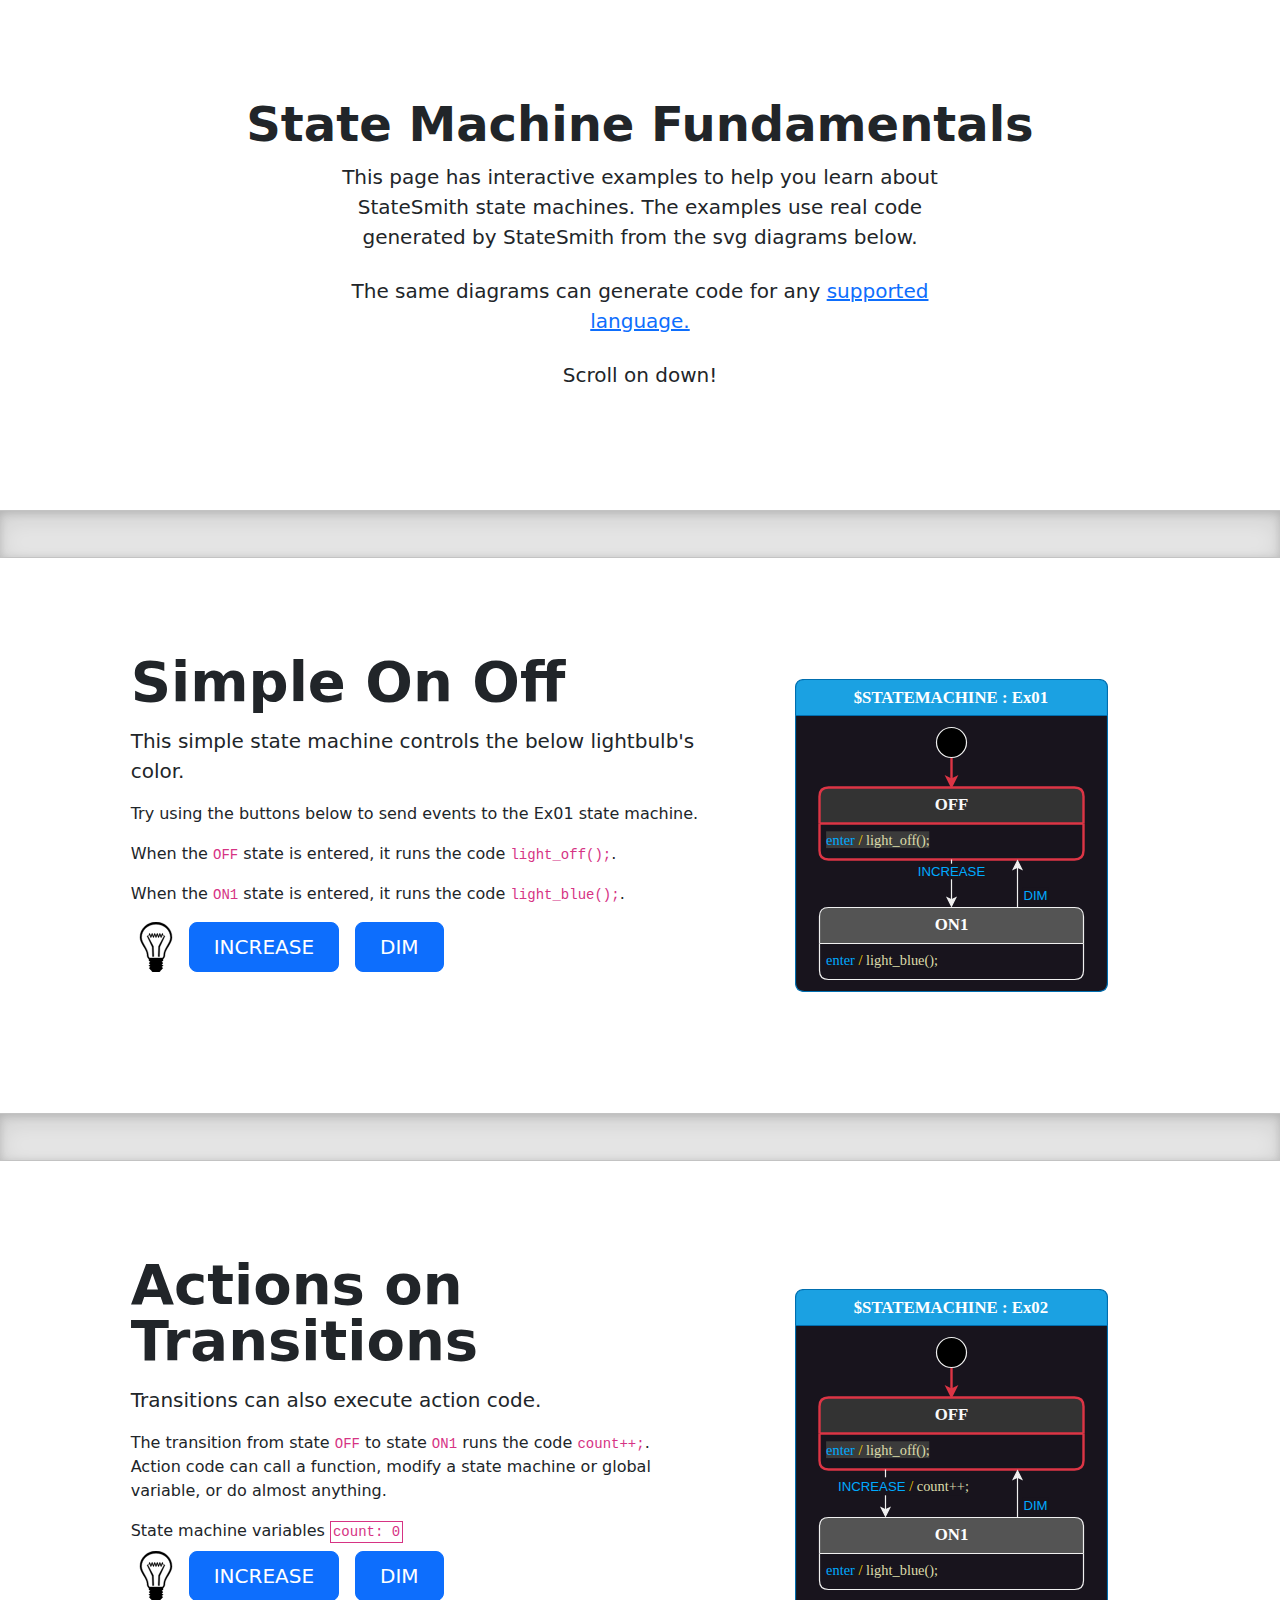
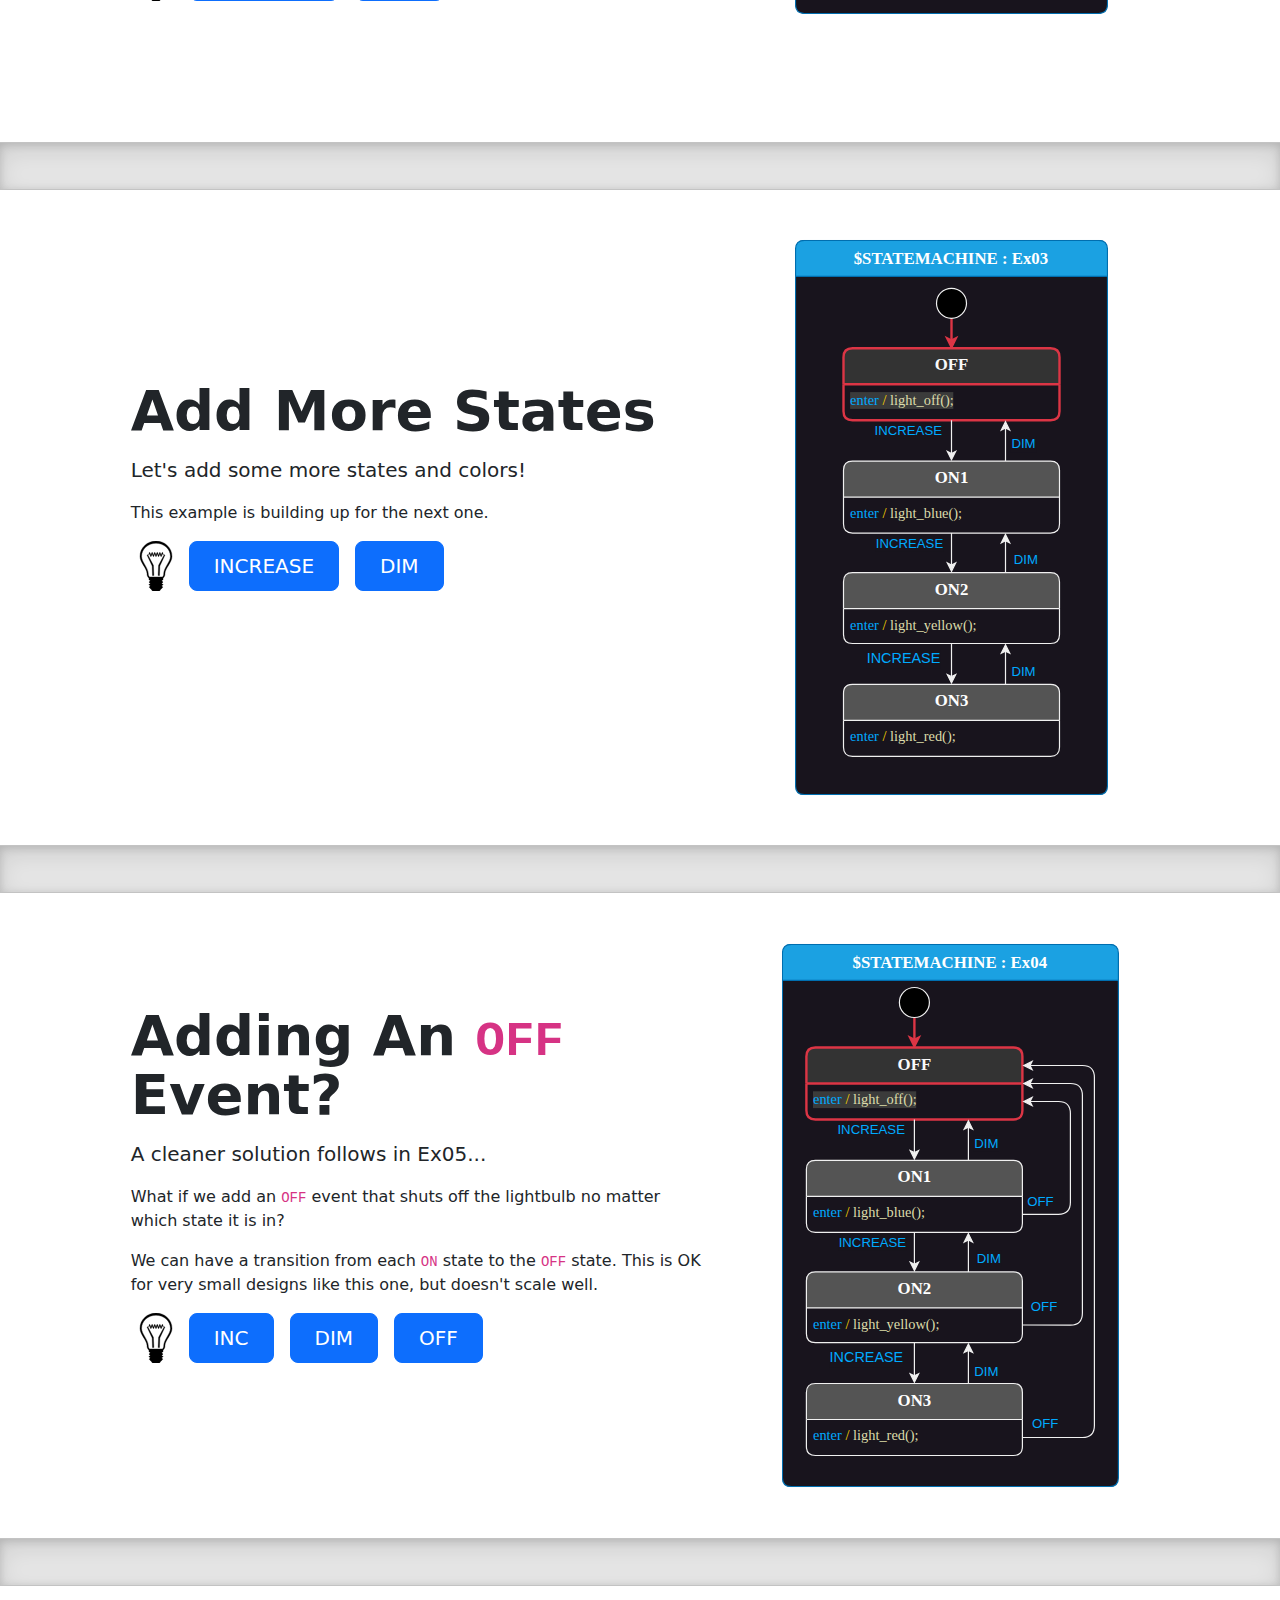
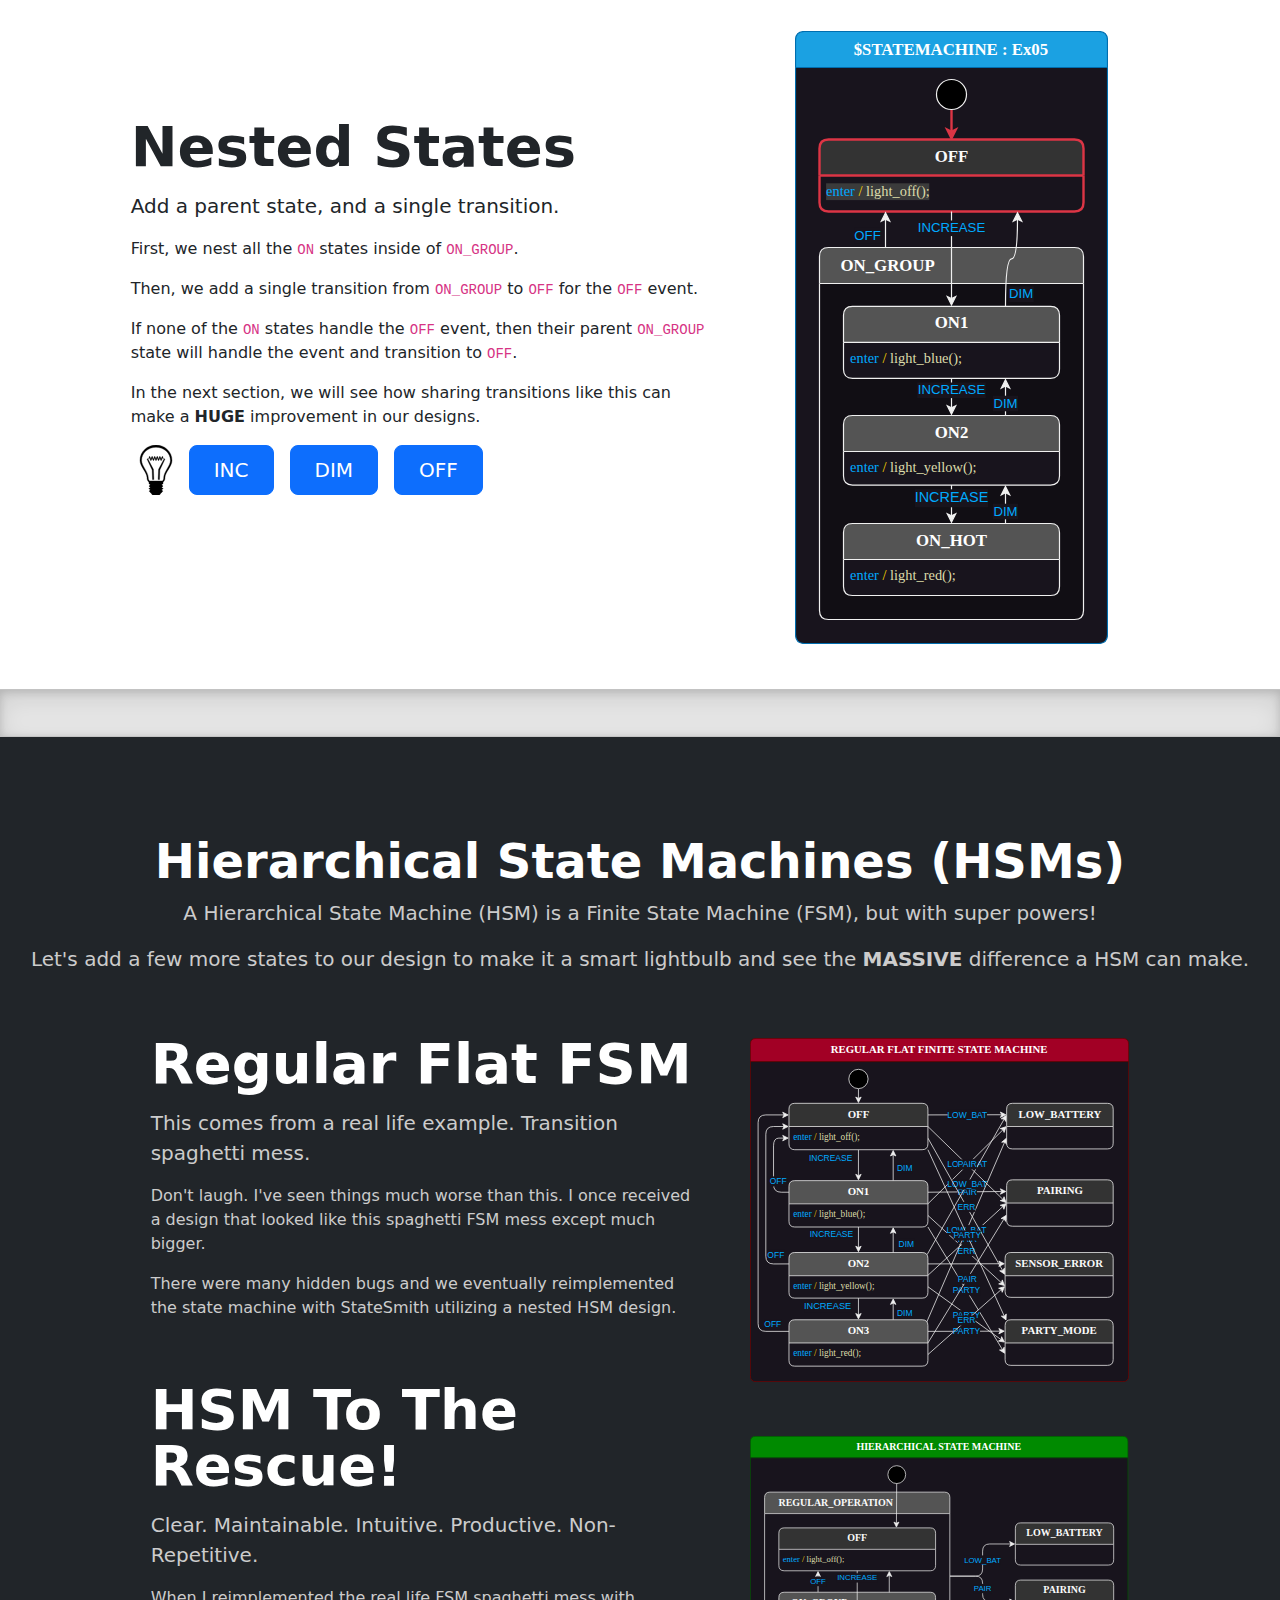
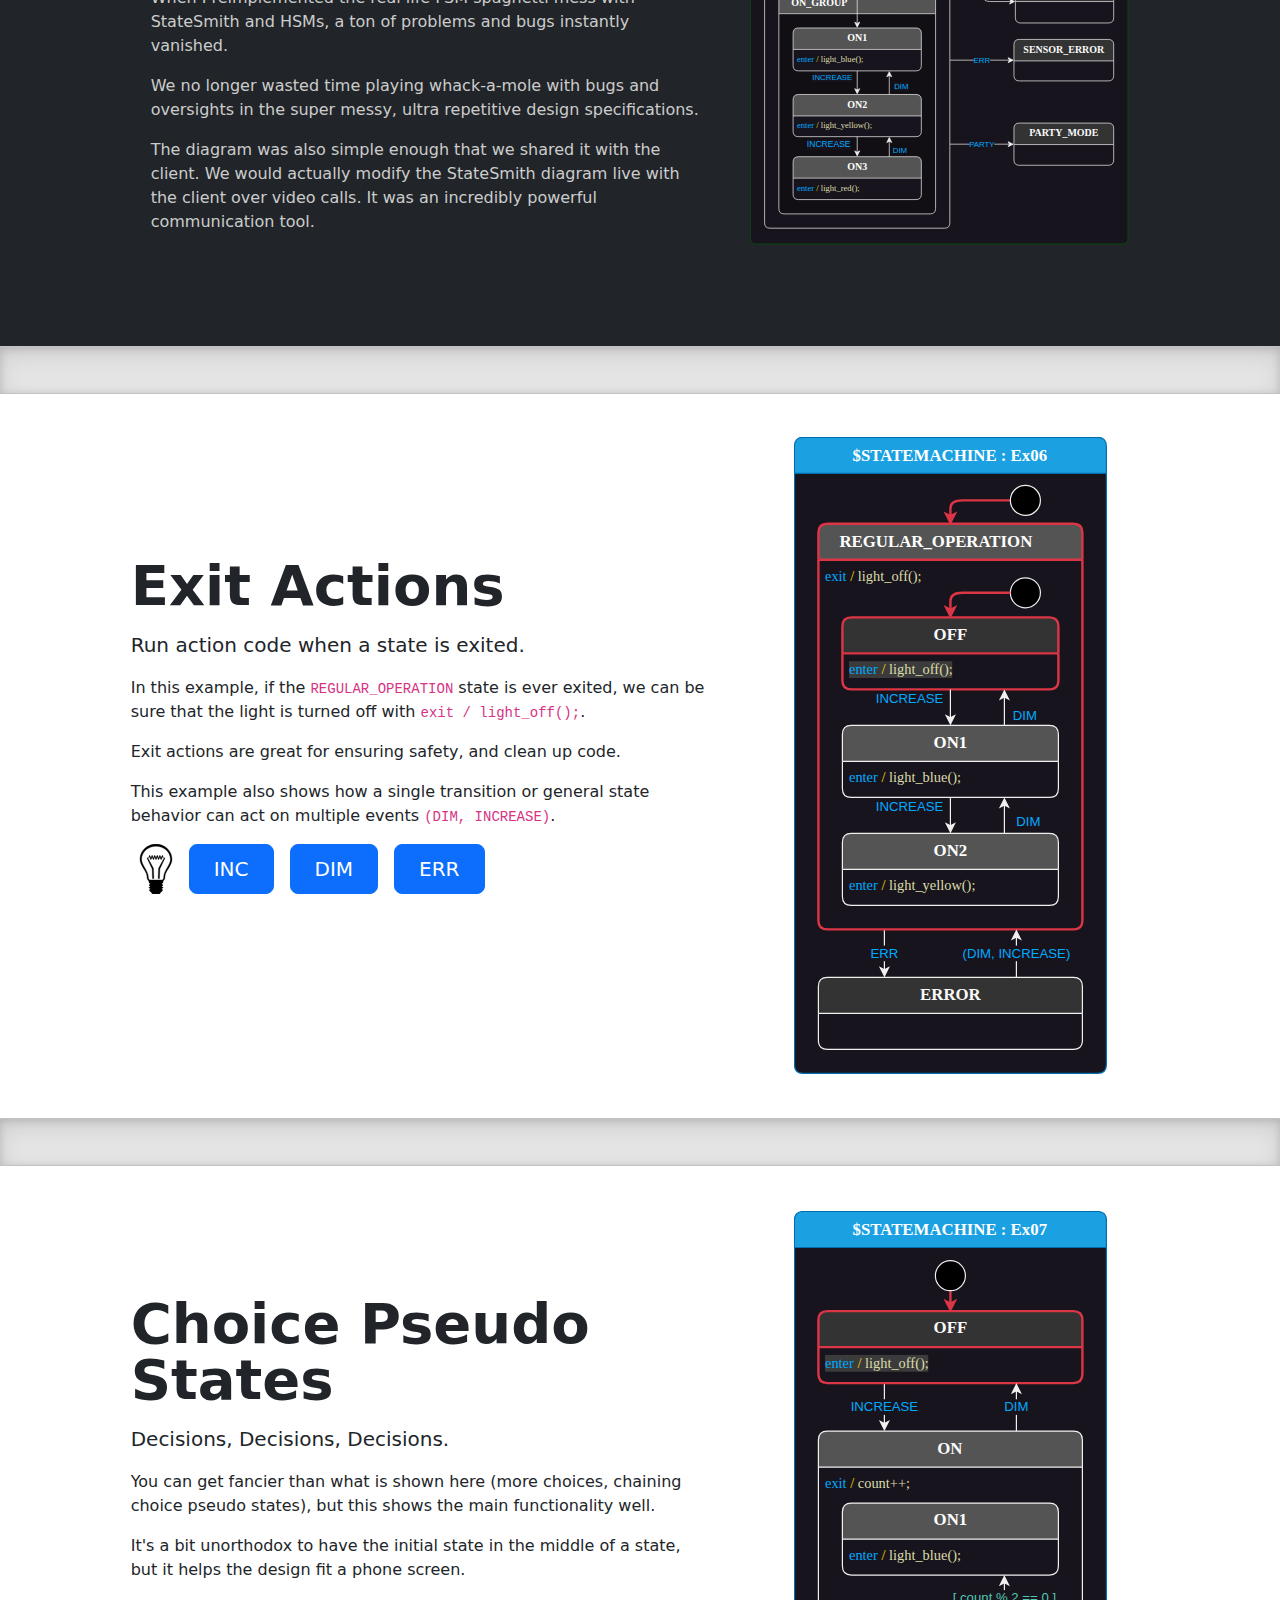
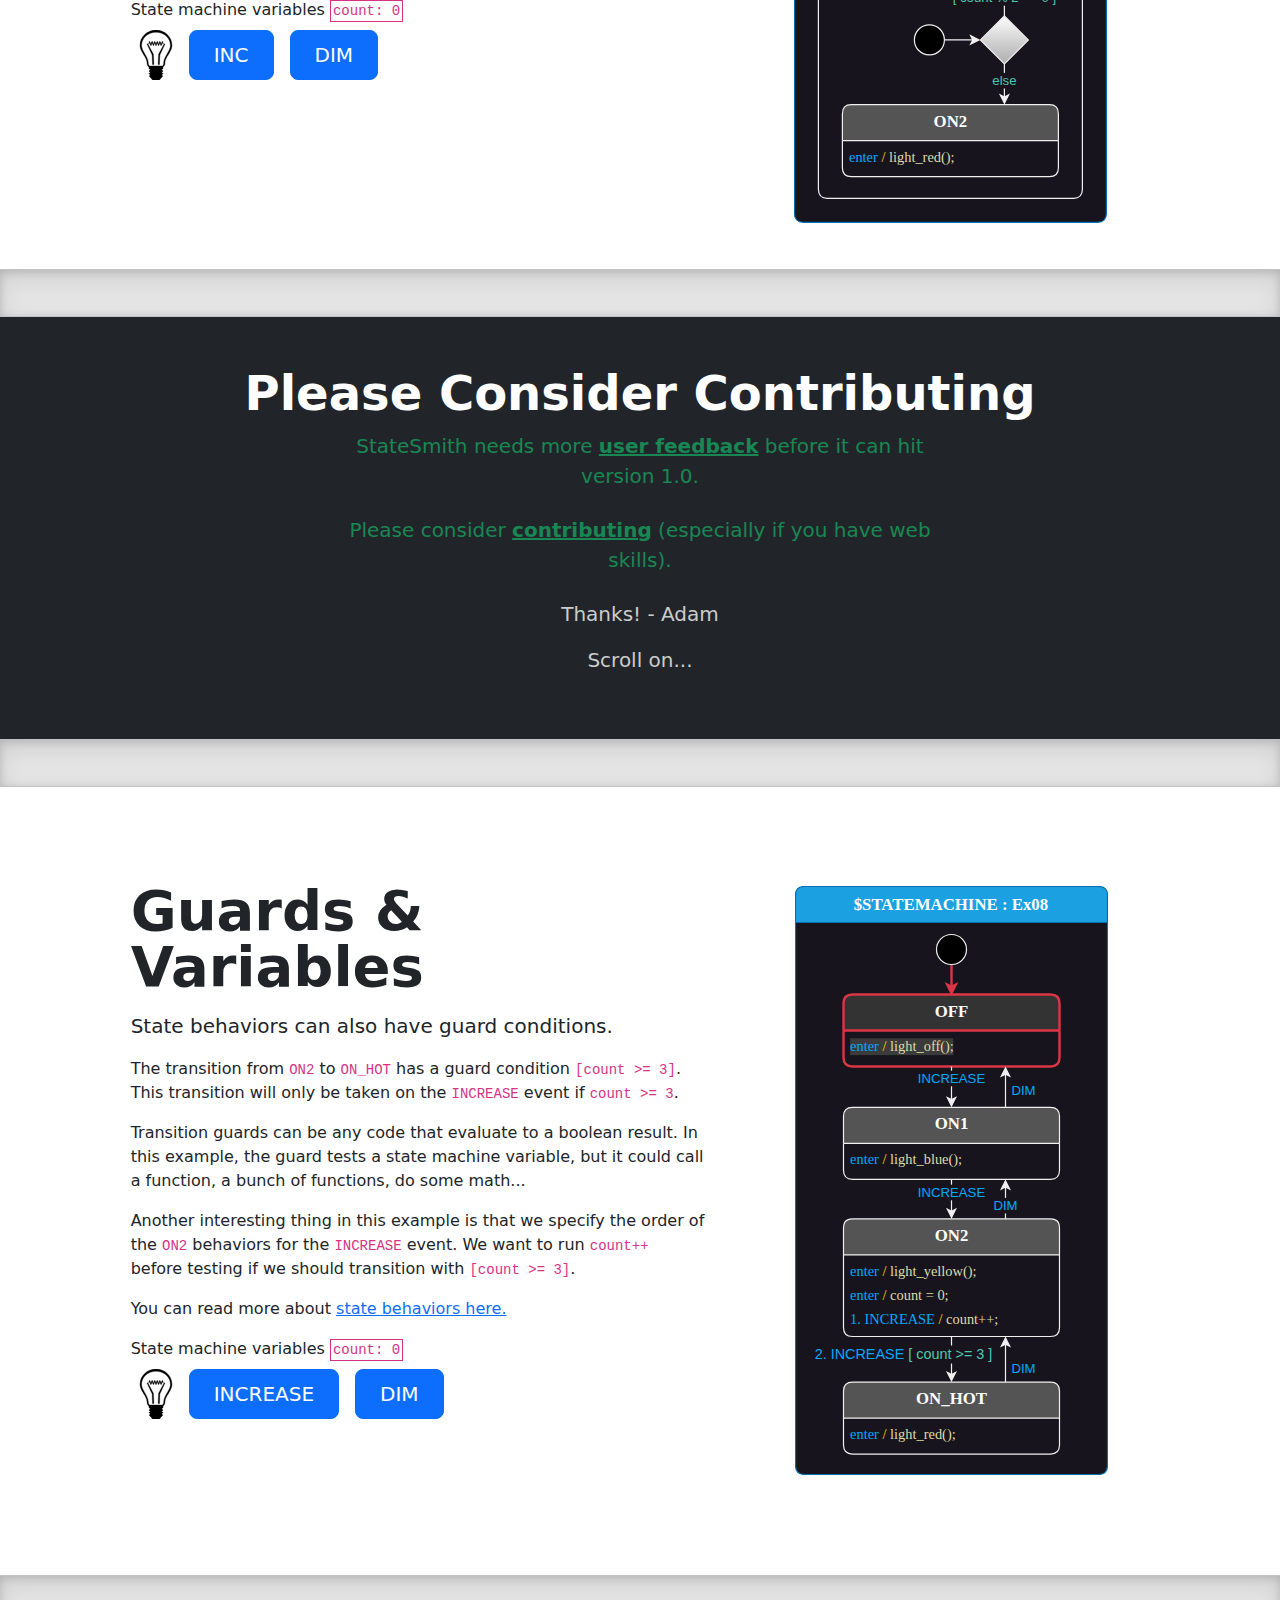
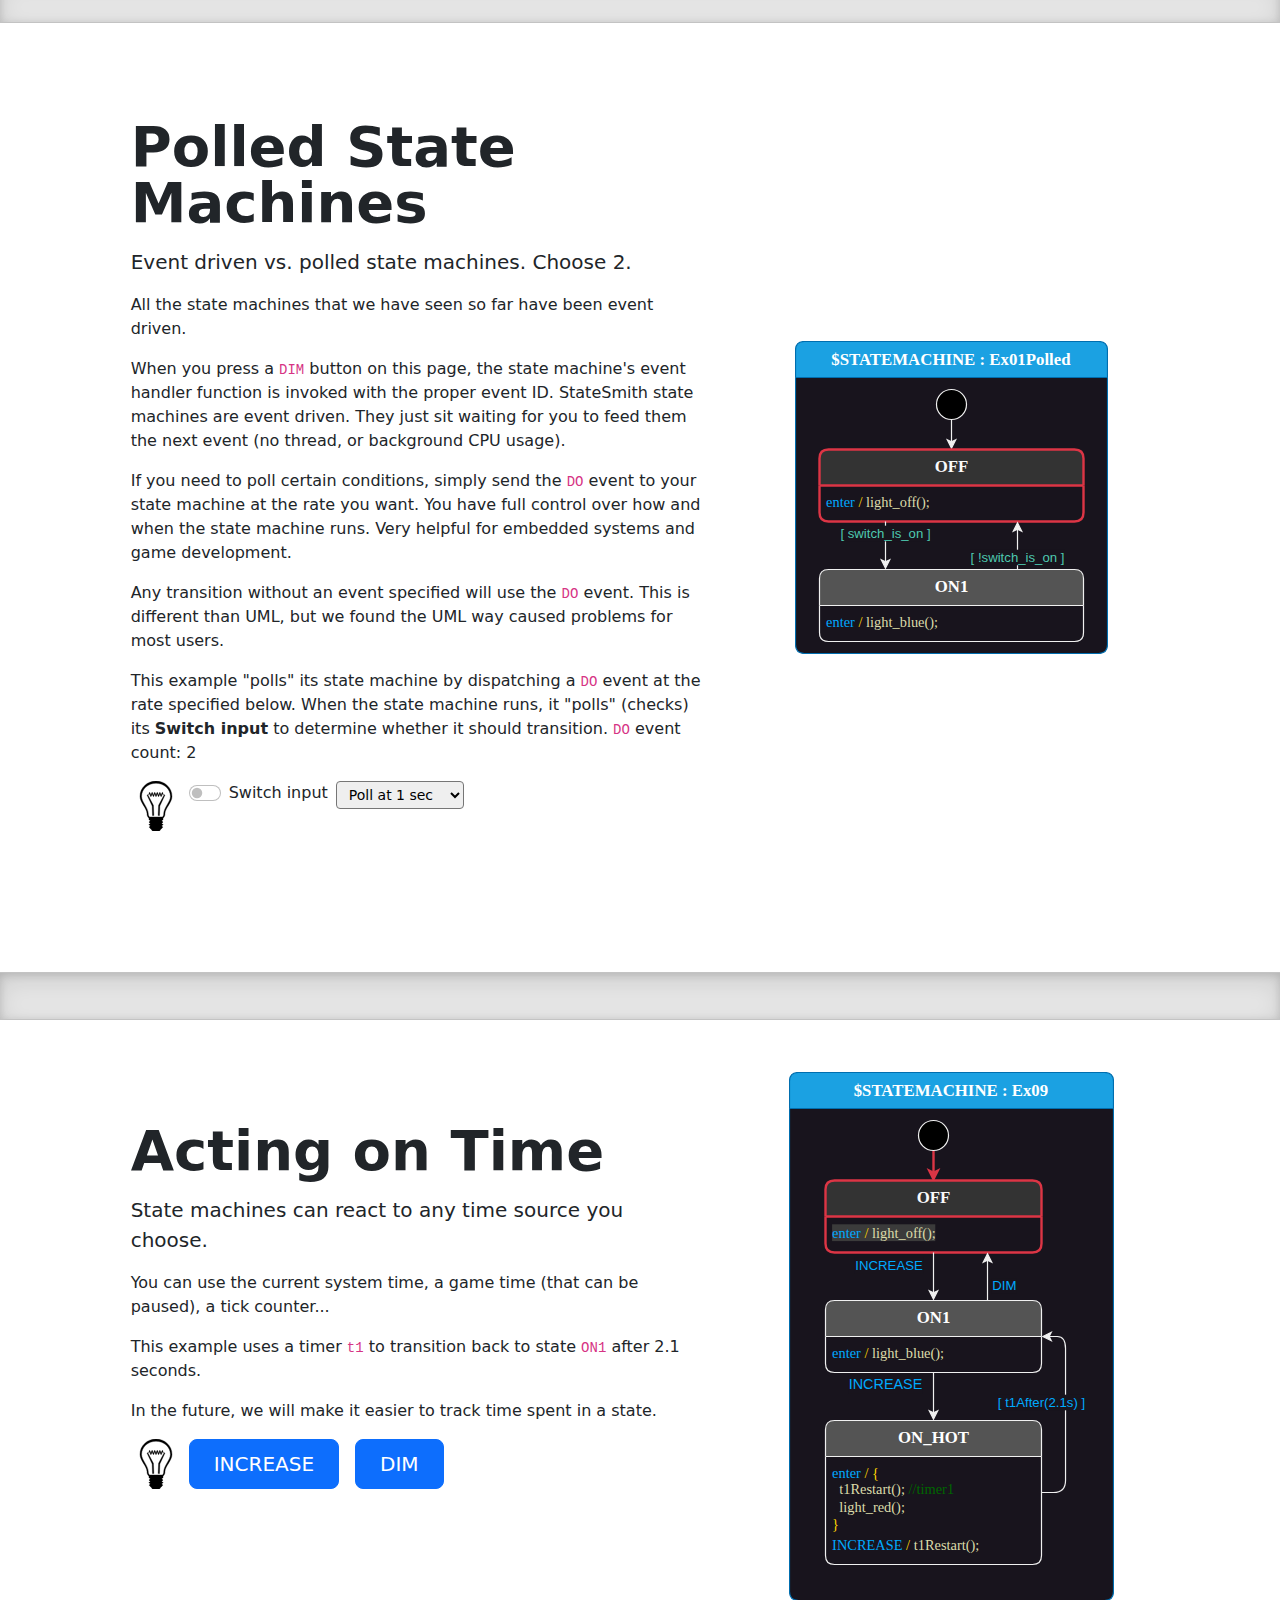
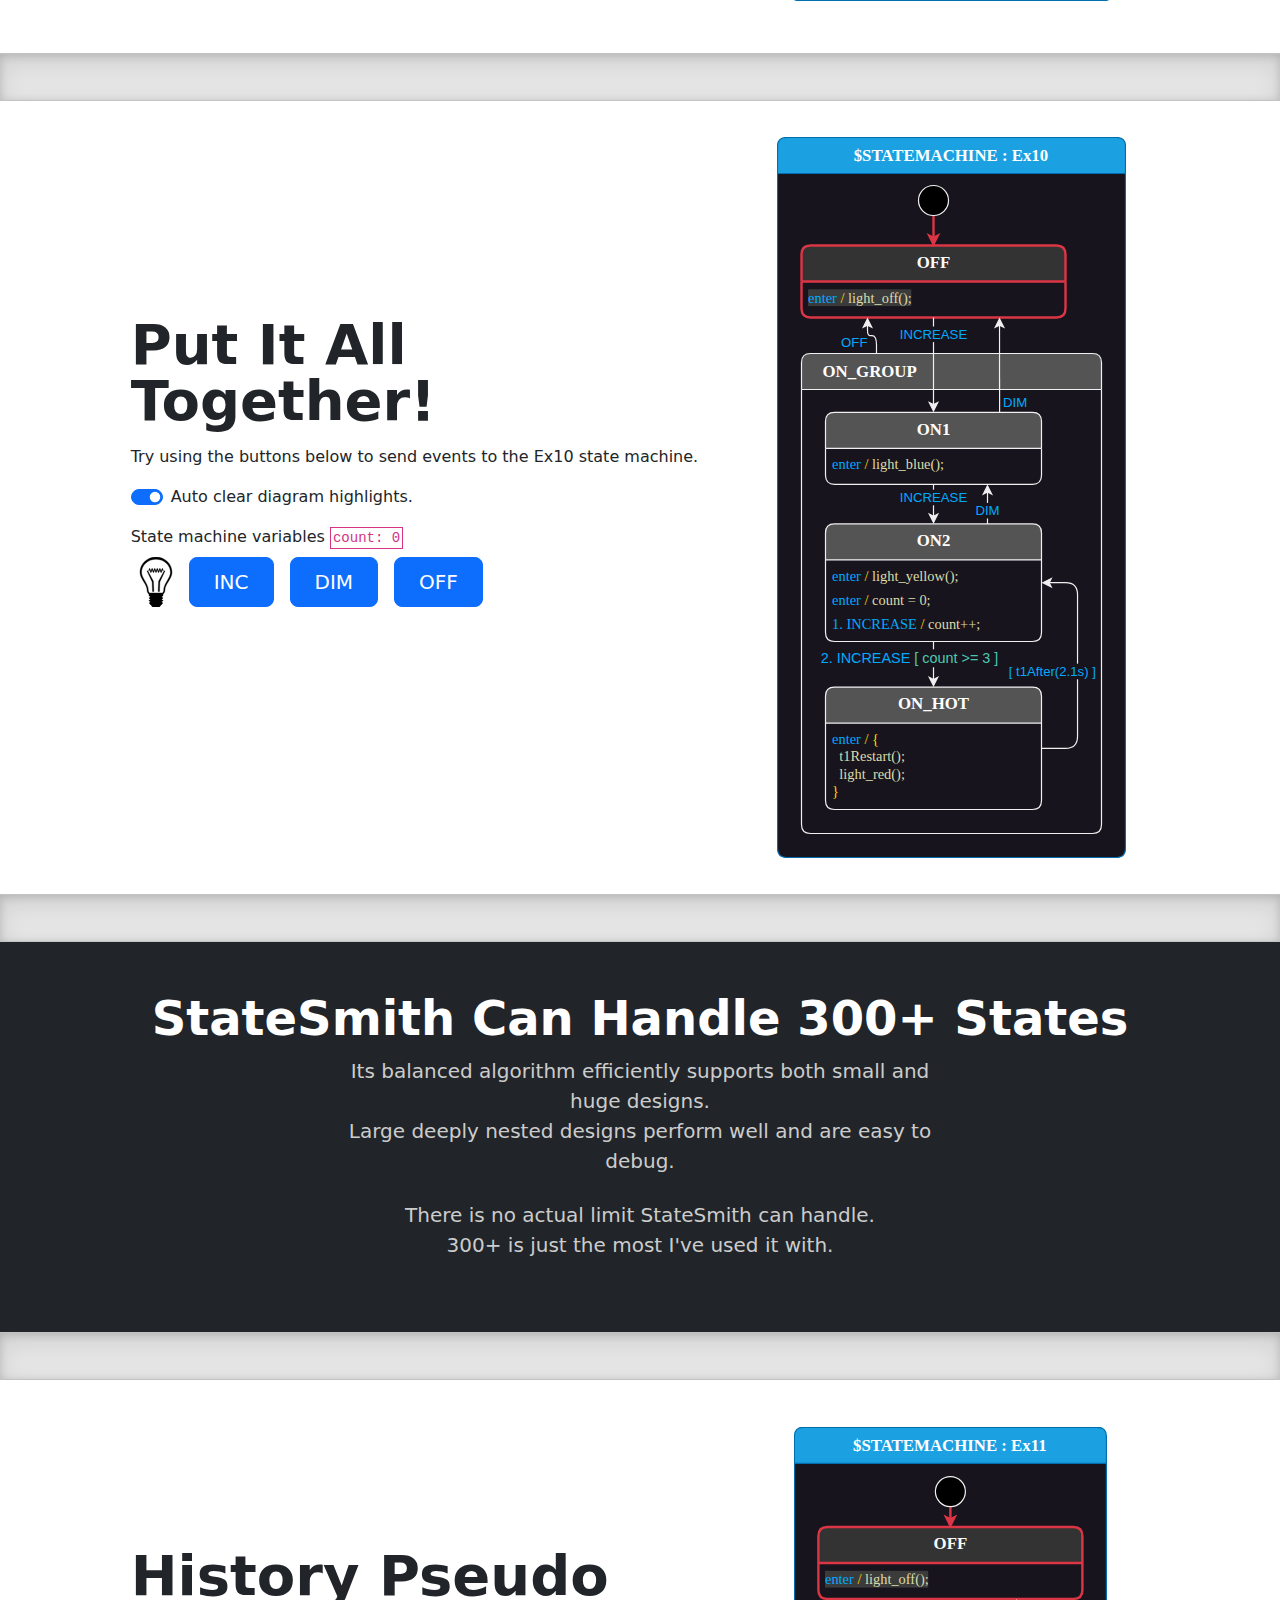
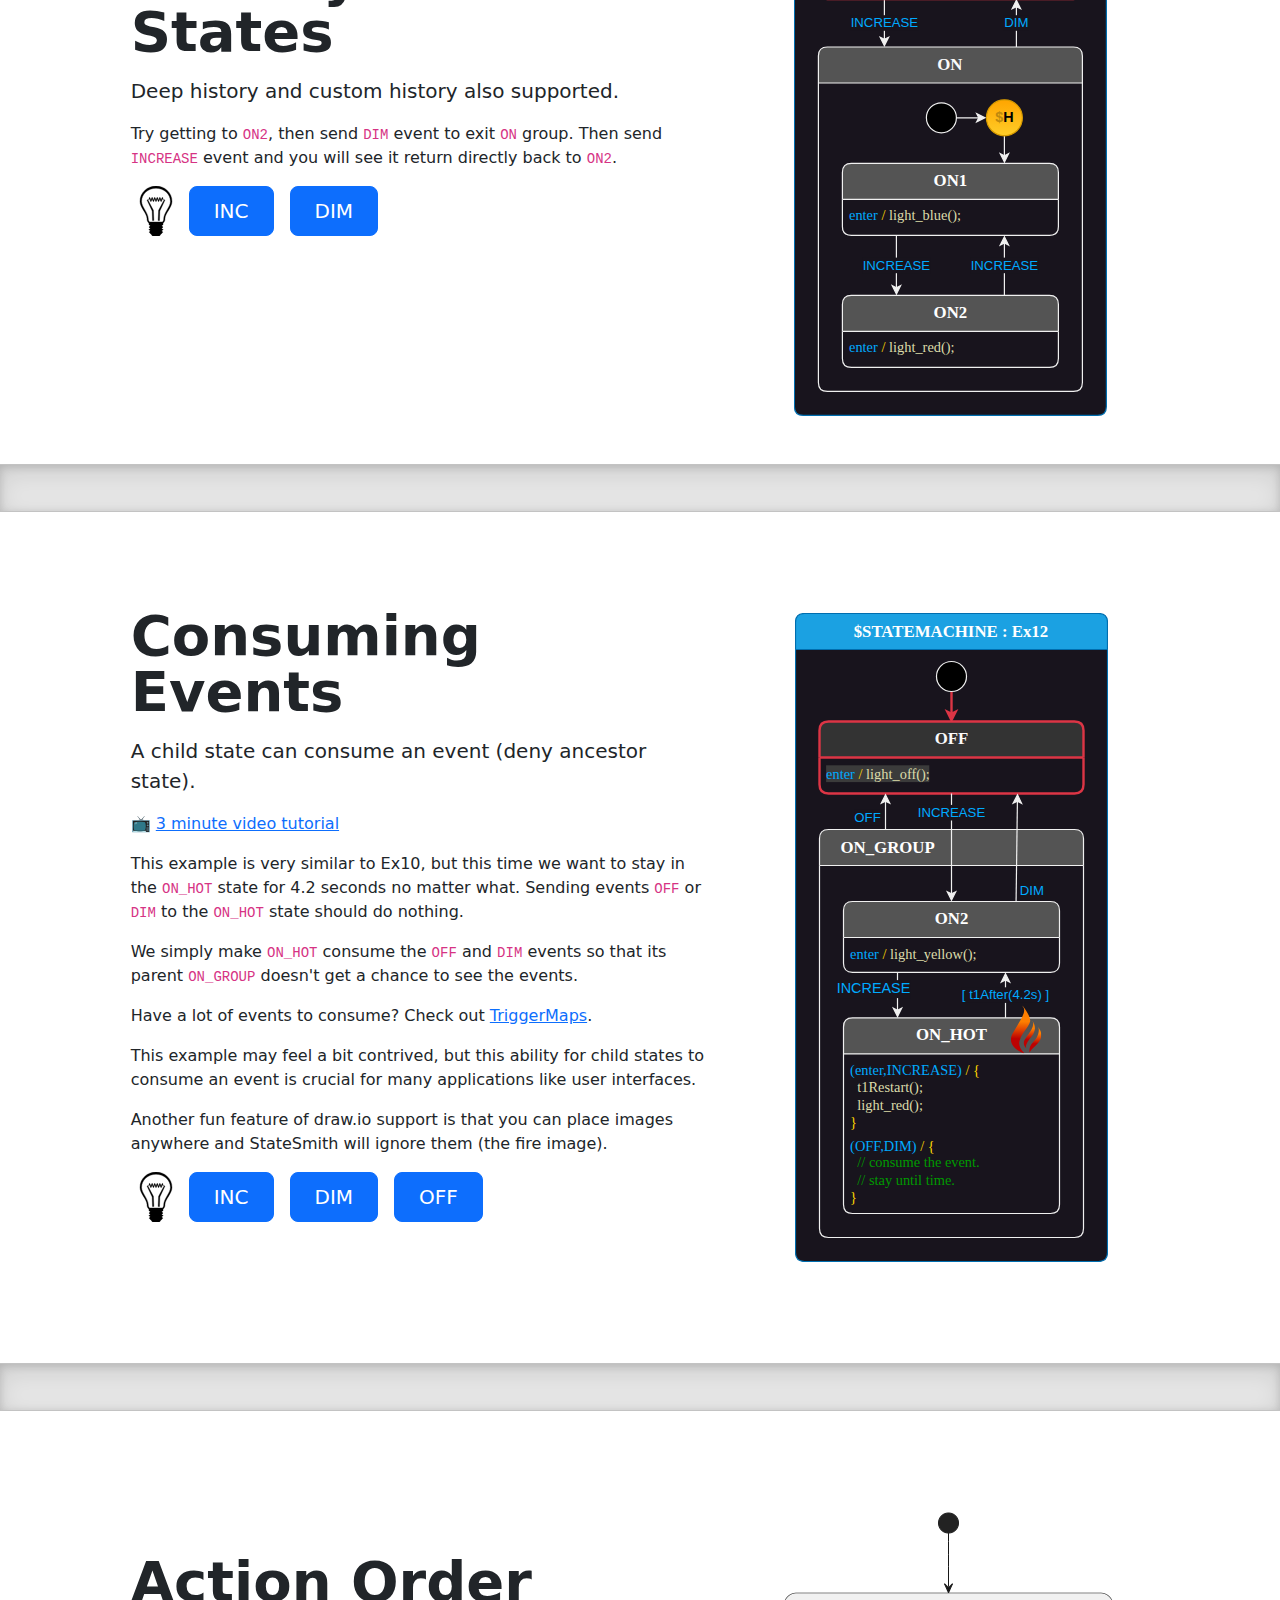
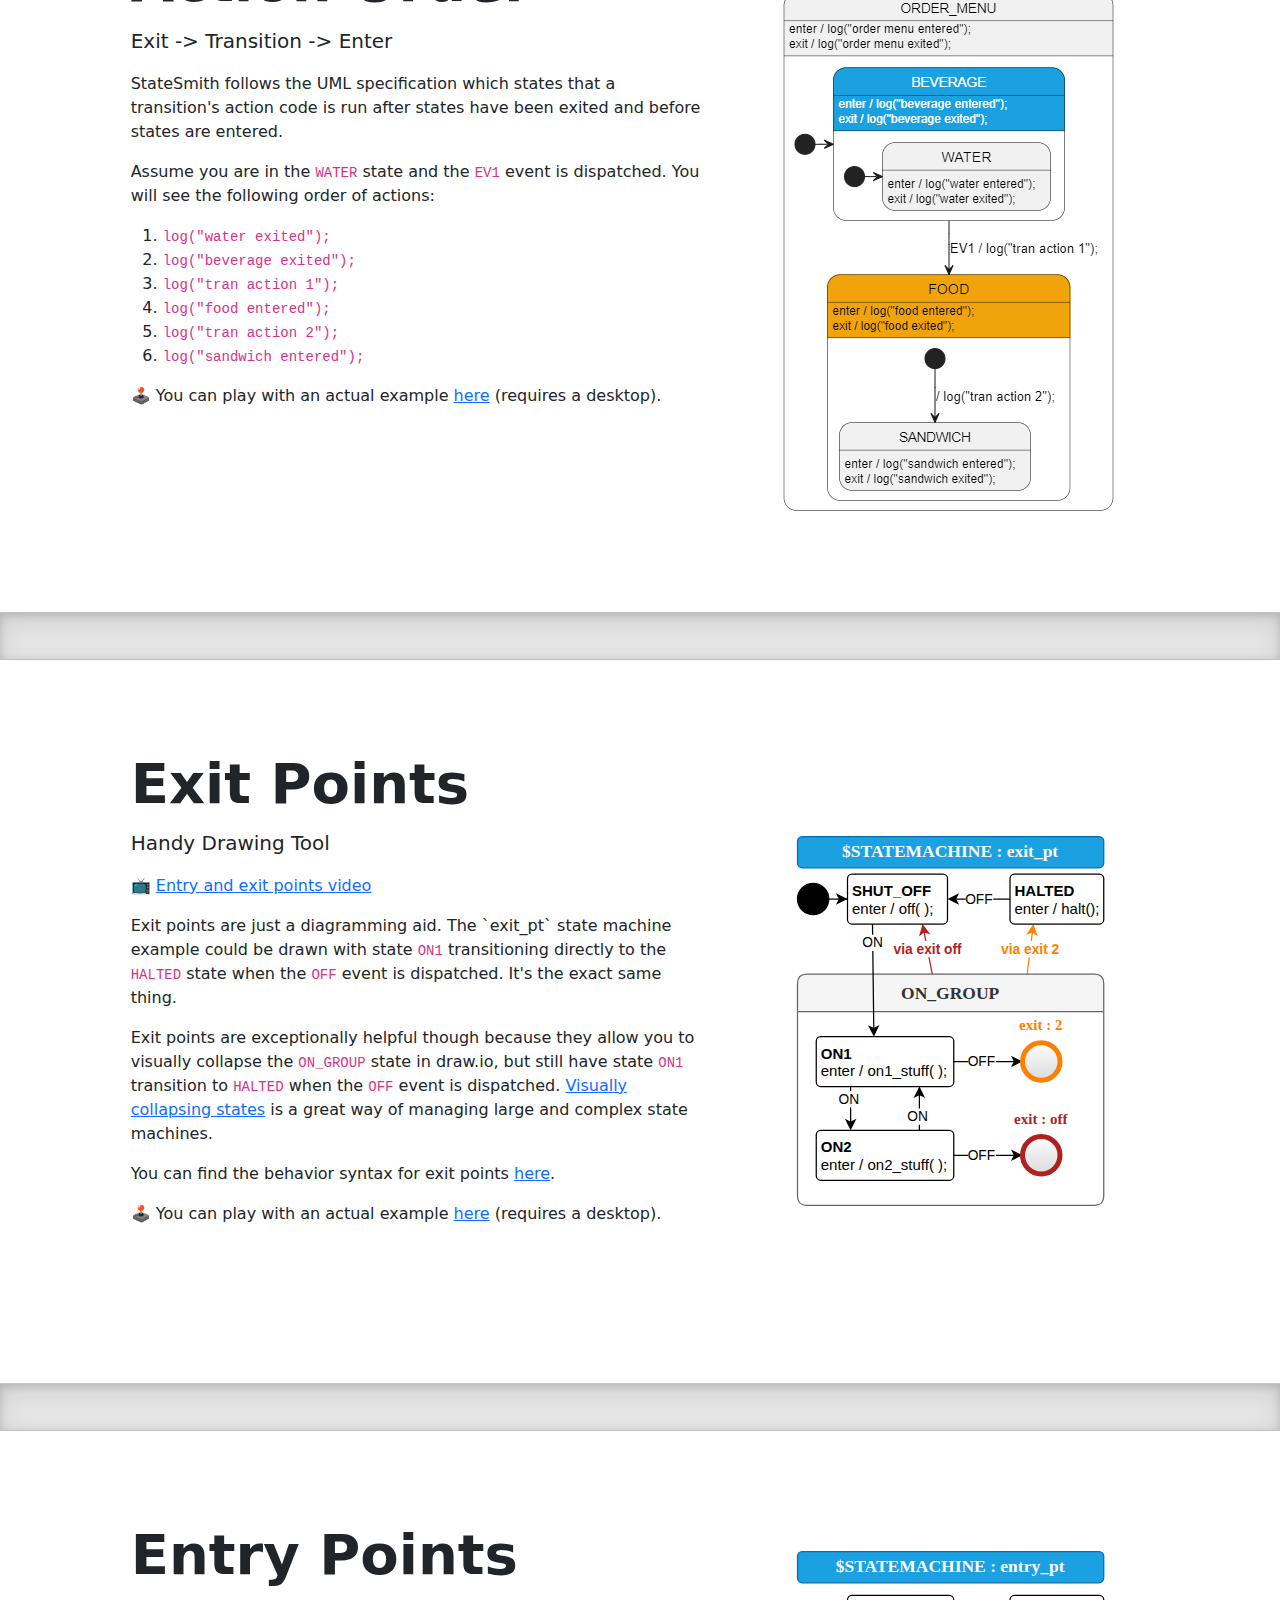
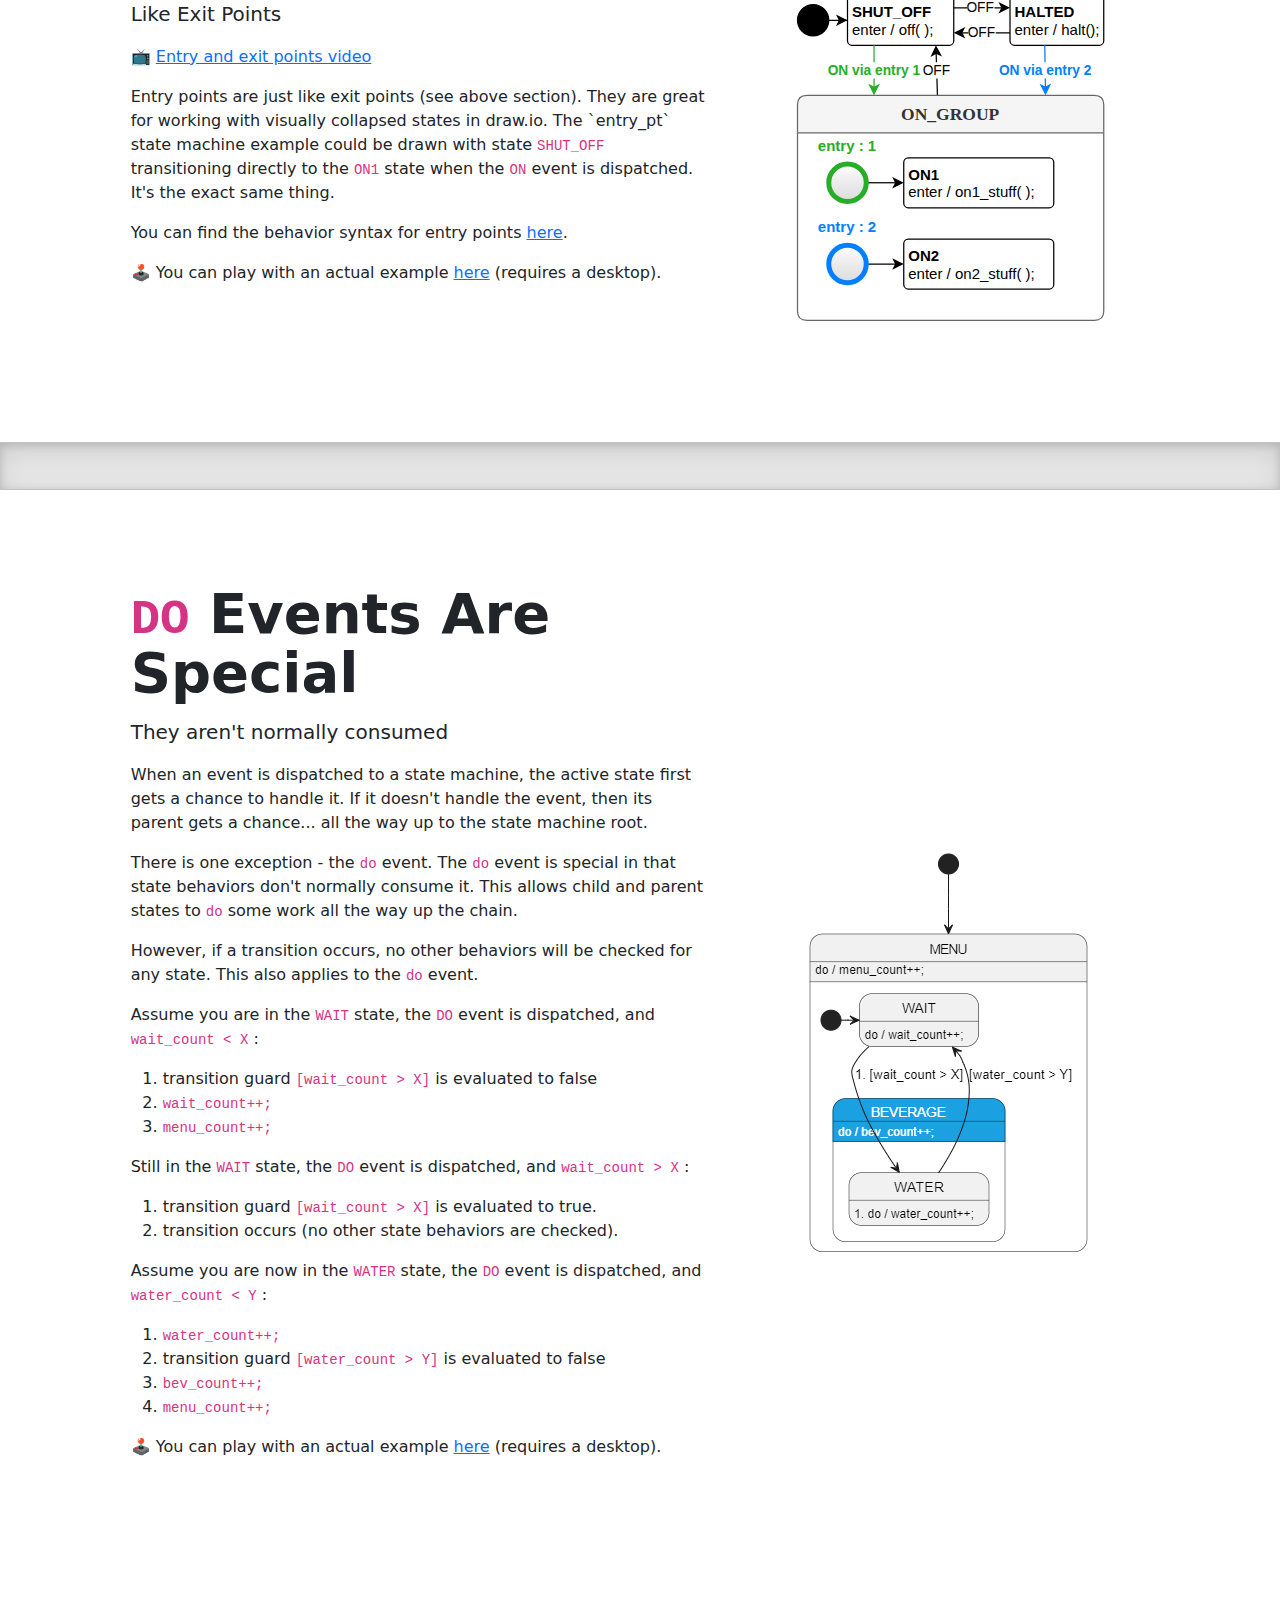
<file: docs/fundamentals-1/index.html>
<!-- 
  888    888  .d88888b.  888      8888888b.       888     888 8888888b.  888 888 888 
  888    888 d88P" "Y88b 888      888  "Y88b      888     888 888   Y88b 888 888 888 
  888    888 888     888 888      888    888      888     888 888    888 888 888 888 
  8888888888 888     888 888      888    888      888     888 888   d88P 888 888 888 
  888    888 888     888 888      888    888      888     888 8888888P"  888 888 888 
  888    888 888     888 888      888    888      888     888 888        Y8P Y8P Y8P 
  888    888 Y88b. .d88P 888      888  .d88P      Y88b. .d88P 888         "   "   "  
  888    888  "Y88888P"  88888888 8888888P"        "Y88888P"  888        888 888 888 
                                                                                   
Hey there! This isn't the best place to learn.

The generated state machines have been modded/instrumented so that we can trace
the state machine behavior and update the svg diagrams dynamically.

Best to learn by checking out the StateSmith wiki or example repos
https://github.com/StateSmith/
    
However, if you would like to help improve the content here, hit us up github or discord!

I would really appreciate making the content work better on mobile devices.

 -->

<!doctype html>
<html lang="en">

<head>
  <!-- Google tag (gtag.js) -->
  <script async src="https://www.googletagmanager.com/gtag/js?id=G-M428FRSFQP"></script>
  <script>
    window.dataLayer = window.dataLayer || [];
    function gtag() { dataLayer.push(arguments); }
    gtag('js', new Date());

    gtag('config', 'G-M428FRSFQP');
  </script>

  <meta charset="utf-8">
  <meta name="viewport" content="width=device-width, initial-scale=1">
  <meta name="description" content="">
  <meta name="author" content="Adam Fraser-Kruck">
  <title>State Machine Fundamentals</title>
  <link rel="icon" type="image/png" href="favicon.png">

  <link href="https://cdn.jsdelivr.net/npm/popper.js@1.12.9/dist/umd/popper.min.js">
  <link href="./assets/dist/css/bootstrap.min.css" rel="stylesheet">
  <link href="page.css" rel="stylesheet">
  <link href="examples.css" rel="stylesheet">

  <script src="examples.js"></script>
  <script src="Ex.js"></script>
  <script src="Ex01.js"></script>
  <script src="Ex01Polled.js"></script>
  <script src="Ex02.js"></script>
  <script src="Ex03.js"></script>
  <script src="Ex04.js"></script>
  <script src="Ex05.js"></script>
  <script src="Ex06.js"></script>
  <script src="Ex07.js"></script>
  <script src="Ex08.js"></script>
  <script src="Ex09.js"></script>
  <script src="Ex10.js"></script>
  <script src="Ex11.js"></script>
  <script src="Ex12.js"></script>
</head>

<body>

  <main>
    <div class="px-4 py-5 my-5 text-center">
      <h1 class="display-5 fw-bold">State Machine Fundamentals</h1>
      <div class="col-lg-6 mx-auto">
        <p class="lead mb-4">This page has interactive examples to help you learn about StateSmith state machines.
          The examples use real code generated by StateSmith from the svg diagrams below.
        </p>
        <p class="lead mb-4">The same diagrams can generate code for any <a
            href="https://github.com/StateSmith/StateSmith/wiki/Multiple-Language-Support">supported language.</a></p>
        <p class="lead mb-4">Scroll on down!</p>
      </div>
    </div>


    <!-- Ex01 -->
    <div class="b-example-divider"></div>

    <div class="Ex01 SS_TEMPLATE_CONTAINER Ex container col-xl-10 col-xxl-8 px-4 py-5">
      <div class="SS_TEMPLATE_CONTENT row align-items-center g-lg-5 py-5">

        <div class="SS_TEMPLATE_CONTENT_LEFT col-lg-7 text-center text-lg-start">
          <h1 class="SS_TEMPLATE_CONTENT_HEADER display-4 fw-bold lh-1 mb-3">Simple On Off</h1>
          <p class="lead">This simple state machine controls the below lightbulb's color.</p>
          <p>Try using the buttons below to send events to the Ex01 state machine. </p>
          <p>When the <code>OFF</code> state is entered, it runs the code <code>light_off();</code>.</p>
          <p>When the <code>ON1</code> state is entered, it runs the code <code>light_blue();</code>.</p>

          <div style="display: none!important;"
            class="SS_TEMPLATE_CONTENT_FORM_SWITCH mb-3 form-switch gap-2 d-flex justify-content-center justify-content-lg-start">
            <input class="form-check-input" type="checkbox" id="Ex01-auto-clear-highlights" checked="">
            <label class="form-check-label" for="Ex01-auto-clear-highlights"
              title="Without this, highlights are cleared before every state machine event dispatch.">Auto clear diagram
              highlights.</label>
          </div>

          <div
            class="SS_TEMPLATE_CONTENT_CONTROLS sm-button-container d-grid gap-2 d-flex justify-content-center justify-content-lg-start">
            <object data="lightbulb.svg" height="50" width="50" type="image/svg+xml" class="LightBulb"></object>
            <button type="button" class="Ex-button-increase SS_TEMPLATE_BUTTON btn btn-primary btn-lg px-4 me-md-2"
              title="Press to send INCREASE event to state machine.">INCREASE</button>
            <button type="button" class="Ex-button-dim SS_TEMPLATE_BUTTON btn btn-primary btn-lg px-4 me-md-2"
              title="Press to send DIM event to state machine.">DIM</button>
          </div>

        </div>

        <div class="SS_TEMPLATE_CONTENT_RIGHT col-md-10 mx-auto col-lg-5">
          <object data="Ex01.drawio.svg" type="image/svg+xml" class="StateMachine d-block mx-auto"></object>
        </div>

      </div>
    </div>



    <!-- Ex02 -->
    <div class="b-example-divider"></div>

    <div class="Ex02 SS_HIDE_WHILE_LOADING SS_TEMPLATE_CONTAINER">
      <div class="SS_TEMPLATE_CONTENT">

        <div class="SS_TEMPLATE_CONTENT_LEFT">
          <h1 class="SS_TEMPLATE_CONTENT_HEADER">Actions on Transitions</h1>
          <p class="lead">Transitions can also execute action code.</p>
          <p>The transition from state <code>OFF</code> to state <code>ON1</code> runs the code
            <code>count++;</code>. Action code can call a function, modify a state machine or global variable, or do
            almost anything.
          </p>

          <div style="display: none!important;" class="SS_TEMPLATE_CONTENT_FORM_SWITCH">
            <input class="form-check-input" type="checkbox" id="Ex02-auto-clear-highlights" checked="">
            <label class="form-check-label" for="Ex02-auto-clear-highlights"
              title="Without this, highlights are cleared before every state machine event dispatch.">Auto clear diagram
              highlights.</label>
          </div>

          <div class="sm-vars mb-2 d-grid gap-2 d-flex justify-content-center justify-content-lg-start">
            <div>State machine variables <code>count: <span class="sm-var-count-value">0</span></code></div>
          </div>

          <div class="SS_TEMPLATE_CONTENT_CONTROLS">
            <object data="lightbulb.svg" height="50" width="50" type="image/svg+xml" class="LightBulb"></object>
            <button type="button" class="Ex-button-increase SS_TEMPLATE_BUTTON"
              title="Press to send INCREASE event to state machine.">INCREASE</button>
            <button type="button" class="Ex-button-dim SS_TEMPLATE_BUTTON"
              title="Press to send DIM event to state machine.">DIM</button>
          </div>

        </div>

        <div class="SS_TEMPLATE_CONTENT_RIGHT">
          <object data="Ex02.drawio.svg" type="image/svg+xml" class="StateMachine d-block mx-auto"></object>
        </div>

      </div>
    </div>



    <!-- Ex03 -->
    <div class="b-example-divider"></div>

    <div class="Ex03 SS_HIDE_WHILE_LOADING SS_TEMPLATE_CONTAINER">
      <div class="SS_TEMPLATE_CONTENT">

        <div class="SS_TEMPLATE_CONTENT_LEFT">
          <h1 class="SS_TEMPLATE_CONTENT_HEADER">Add More States</h1>
          <p class="lead">Let's add some more states and colors!</p>
          <p>This example is building up for the next one.</p>

          <div style="display: none!important;" class="SS_TEMPLATE_CONTENT_FORM_SWITCH">
            <input class="form-check-input" type="checkbox" id="Ex03-auto-clear-highlights" checked="">
            <label class="form-check-label" for="Ex03-auto-clear-highlights"
              title="Without this, highlights are cleared before every state machine event dispatch.">Auto clear diagram
              highlights.</label>
          </div>

          <div class="SS_TEMPLATE_CONTENT_CONTROLS">
            <object data="lightbulb.svg" height="50" width="50" type="image/svg+xml" class="LightBulb"></object>
            <button type="button" class="Ex-button-increase SS_TEMPLATE_BUTTON"
              title="Press to send INCREASE event to state machine.">INCREASE</button>
            <button type="button" class="Ex-button-dim SS_TEMPLATE_BUTTON"
              title="Press to send DIM event to state machine.">DIM</button>
          </div>

        </div>

        <div class="SS_TEMPLATE_CONTENT_RIGHT">
          <object data="Ex03.drawio.svg" type="image/svg+xml" class="StateMachine d-block mx-auto"></object>
        </div>

      </div>
    </div>


    <!-- Ex04 -->
    <div class="b-example-divider"></div>

    <div class="Ex04 SS_HIDE_WHILE_LOADING SS_TEMPLATE_CONTAINER">
      <div class="SS_TEMPLATE_CONTENT">

        <div class="SS_TEMPLATE_CONTENT_LEFT">
          <h1 class="SS_TEMPLATE_CONTENT_HEADER">Adding An <code>OFF</code> Event?</h1>
          <p class="lead">A cleaner solution follows in Ex05...</p>
          <p>What if we add an <code>OFF</code> event that shuts off the lightbulb no matter which state it is in?</p>
          <p>We can have a transition from each <code>ON</code> state to the <code>OFF</code> state. This is OK for very
            small designs like this one, but doesn't scale well.</p>

          <div style="display: none!important;" class="SS_TEMPLATE_CONTENT_FORM_SWITCH">
            <input class="form-check-input" type="checkbox" id="Ex04-auto-clear-highlights" checked="">
            <label class="form-check-label" for="Ex04-auto-clear-highlights"
              title="Without this, highlights are cleared before every state machine event dispatch.">Auto clear diagram
              highlights.</label>
          </div>

          <div class="SS_TEMPLATE_CONTENT_CONTROLS">
            <object data="lightbulb.svg" height="50" width="50" type="image/svg+xml" class="LightBulb"></object>
            <button type="button" class="Ex-button-increase SS_TEMPLATE_BUTTON"
              title="Press to send INCREASE event to state machine.">INC</button>
            <button type="button" class="Ex-button-dim SS_TEMPLATE_BUTTON"
              title="Press to send DIM event to state machine.">DIM</button>
            <button type="button" class="Ex-button-off SS_TEMPLATE_BUTTON"
              title="Press to send OFF event to state machine.">OFF</button>
          </div>

        </div>

        <div class="SS_TEMPLATE_CONTENT_RIGHT">
          <object data="Ex04.drawio.svg" type="image/svg+xml" class="StateMachine d-block mx-auto"></object>
        </div>

      </div>
    </div>


    <!-- Ex05 -->
    <div class="b-example-divider"></div>

    <div class="Ex05 SS_HIDE_WHILE_LOADING SS_TEMPLATE_CONTAINER">
      <div class="SS_TEMPLATE_CONTENT">

        <div class="SS_TEMPLATE_CONTENT_LEFT">
          <h1 class="SS_TEMPLATE_CONTENT_HEADER">Nested States</h1>
          <p class="lead">Add a parent state, and a single transition.</p>
          <p>First, we nest all the <code>ON</code> states inside of <code>ON_GROUP</code>.</p>
          <p>Then, we add a single transition from <code>ON_GROUP</code> to <code>OFF</code> for the <code>OFF</code>
            event.</p>
          <p>If none of the <code>ON</code> states handle the <code>OFF</code> event, then their parent
            <code>ON_GROUP</code> state will handle the event and transition to <code>OFF</code>.
          </p>
          <p>In the next section, we will see how sharing transitions like this can make a <b>HUGE</b> improvement in
            our designs.</p>

          <div style="display: none!important;" class="SS_TEMPLATE_CONTENT_FORM_SWITCH">
            <input class="form-check-input" type="checkbox" id="Ex05-auto-clear-highlights" checked="">
            <label class="form-check-label" for="Ex05-auto-clear-highlights"
              title="Without this, highlights are cleared before every state machine event dispatch.">Auto clear diagram
              highlights.</label>
          </div>

          <div class="SS_TEMPLATE_CONTENT_CONTROLS">
            <object data="lightbulb.svg" height="50" width="50" type="image/svg+xml" class="LightBulb"></object>
            <button type="button" class="Ex-button-increase SS_TEMPLATE_BUTTON"
              title="Press to send INCREASE event to state machine.">INC</button>
            <button type="button" class="Ex-button-dim SS_TEMPLATE_BUTTON"
              title="Press to send DIM event to state machine.">DIM</button>
            <button type="button" class="Ex-button-off SS_TEMPLATE_BUTTON"
              title="Press to send OFF event to state machine.">OFF</button>
          </div>

        </div>

        <div class="SS_TEMPLATE_CONTENT_RIGHT">
          <object data="Ex05.drawio.svg" type="image/svg+xml" class="StateMachine d-block mx-auto"></object>
        </div>

      </div>
    </div>





    <!-- DARK -->
    <div class="b-example-divider"></div>

    <div class="bg-dark text-secondary px-4 py-5 text-center">
      <div class="py-5">
        <h1 class="display-5 fw-bold text-white">Hierarchical State Machines (HSMs)</h1>
        <p class="lead">A Hierarchical State Machine (HSM) is a Finite State Machine (FSM), but with super powers!</p>
        <p class="lead">Let's add a few more states to our design to make it a smart lightbulb and see the
          <b>MASSIVE</b> difference a HSM can make.
        </p>

        <div class="bg-dark text-secondary text-center pt-5">
          <div class="container col-xl-10 col-xxl-8 px-4">
            <div class="row align-items-center g-lg-5">
              <div class="col-lg-7 text-center text-lg-start my-0">
                <h1 class="display-4 fw-bold lh-1 mb-3 text-white">Regular Flat FSM</h1>
                <p class="lead">This comes from a real life example. Transition spaghetti mess.</p>
                <p>Don't laugh. I've seen things much worse than this. I once received a design that looked like this
                  spaghetti FSM mess except much bigger.</p>
                <p>There were many hidden bugs and we eventually reimplemented the state machine with StateSmith
                  utilizing a nested HSM design.</p>
              </div>
              <div class="SS_TEMPLATE_CONTENT_RIGHT col-md-10 mx-auto col-lg-5 mt-5">
                <img class="d-block mx-lg-auto img-fluid" src="compare1-fsm.drawio.svg">
              </div>
            </div>
          </div>
        </div>

        <div class="bg-dark text-secondary text-center pt-5">
          <div class="container col-xl-10 col-xxl-8 px-4">
            <div class="row align-items-center g-lg-5">
              <div class="col-lg-7 text-center text-lg-start my-0">
                <h1 class="display-4 fw-bold lh-1 mb-3 text-white">HSM To The Rescue!</h1>
                <p class="lead">Clear. Maintainable. Intuitive. Productive. Non-Repetitive.</p>
                <p>When I reimplemented the real life FSM spaghetti mess with StateSmith and HSMs, a ton of problems and
                  bugs instantly vanished.</p>
                <p>We no longer wasted time playing whack-a-mole with bugs and oversights in the super messy, ultra
                  repetitive design specifications.</p>
                <p>The diagram was also simple enough that we shared it with the client. We would actually modify the
                  StateSmith diagram live
                  with the client over video calls. It was an incredibly powerful communication tool.
                </p>
              </div>
              <div class="SS_TEMPLATE_CONTENT_RIGHT col-md-10 mx-auto col-lg-5 mt-5">
                <img class="d-block mx-lg-auto img-fluid" src="compare1-hsm.drawio.svg">
              </div>
            </div>
          </div>
        </div>
      </div>
    </div>



    <!-- Ex06 -->
    <div class="b-example-divider"></div>

    <div class="Ex06 SS_HIDE_WHILE_LOADING SS_TEMPLATE_CONTAINER">
      <div class="SS_TEMPLATE_CONTENT">

        <div class="SS_TEMPLATE_CONTENT_LEFT">
          <h1 class="SS_TEMPLATE_CONTENT_HEADER">Exit Actions</h1>
          <p class="lead">Run action code when a state is exited.</p>
          <p>In this example, if the <code>REGULAR_OPERATION</code> state is ever exited, we can be sure that the light
            is turned off with <code>exit / light_off();</code>.</p>
          <p>Exit actions are great for ensuring safety, and clean up code.</p>
          <p>This example also shows how a single transition or general state behavior can act on multiple events
            <code>(DIM, INCREASE)</code>.
          </p>

          <div style="display: none!important;" class="SS_TEMPLATE_CONTENT_FORM_SWITCH">
            <input class="form-check-input" type="checkbox" id="Ex06-auto-clear-highlights" checked="">
            <label class="form-check-label" for="Ex06-auto-clear-highlights"
              title="Without this, highlights are cleared before every state machine event dispatch.">Auto clear diagram
              highlights.</label>
          </div>

          <div class="SS_TEMPLATE_CONTENT_CONTROLS">
            <object data="lightbulb.svg" height="50" width="50" type="image/svg+xml" class="LightBulb"></object>
            <button type="button" class="Ex-button-increase SS_TEMPLATE_BUTTON"
              title="Press to send INCREASE event to state machine.">INC</button>
            <button type="button" class="Ex-button-dim SS_TEMPLATE_BUTTON"
              title="Press to send DIM event to state machine.">DIM</button>
            <button type="button" class="Ex-button-err SS_TEMPLATE_BUTTON"
              title="Press to send ERR event to state machine.">ERR</button>
          </div>

        </div>

        <div class="SS_TEMPLATE_CONTENT_RIGHT">
          <object data="Ex06.drawio.svg" type="image/svg+xml" class="StateMachine d-block mx-auto"></object>
        </div>

      </div>
    </div>



        <!-- Ex07 -->
        <div class="b-example-divider"></div>

        <div class="Ex07 SS_HIDE_WHILE_LOADING SS_TEMPLATE_CONTAINER">
          <div class="SS_TEMPLATE_CONTENT">
    
            <div class="SS_TEMPLATE_CONTENT_LEFT">
              <h1 class="SS_TEMPLATE_CONTENT_HEADER">Choice Pseudo States</h1>
              <p class="lead">Decisions, Decisions, Decisions.</p>
              <p>You can get fancier than what is shown here (more choices, chaining choice pseudo states), but this shows the main functionality well.</p>
              <p>It's a bit unorthodox to have the initial state in the middle of a state, but it helps the design fit a phone screen.</p>
    
              <div style="display: none!important;" class="SS_TEMPLATE_CONTENT_FORM_SWITCH">
                <input class="form-check-input" type="checkbox" id="Ex07-auto-clear-highlights" checked="">
                <label class="form-check-label" for="Ex07-auto-clear-highlights"
                  title="Without this, highlights are cleared before every state machine event dispatch.">Auto clear diagram
                  highlights.</label>
              </div>
    
              <div class="sm-vars mb-2 d-grid gap-2 d-flex justify-content-center justify-content-lg-start">
                <div>State machine variables <code>count: <span class="sm-var-count-value">0</span></code></div>
              </div>

              <div class="SS_TEMPLATE_CONTENT_CONTROLS">
                <object data="lightbulb.svg" height="50" width="50" type="image/svg+xml" class="LightBulb"></object>
                <button type="button" class="Ex-button-increase SS_TEMPLATE_BUTTON"
                  title="Press to send INCREASE event to state machine.">INC</button>
                <button type="button" class="Ex-button-dim SS_TEMPLATE_BUTTON"
                  title="Press to send DIM event to state machine.">DIM</button>
              </div>   
            </div>
    
            <div class="SS_TEMPLATE_CONTENT_RIGHT">
              <object data="Ex07.drawio.svg" type="image/svg+xml" class="StateMachine d-block mx-auto"></object>
            </div>
    
          </div>
        </div>



    <!-- DARK consider contributing -->
    <div class="b-example-divider"></div>

    <div class="bg-dark text-secondary px-4 py-5 text-center">
      <div class="py-0">
        <h1 class="display-5 fw-bold text-white">Please Consider Contributing</h1>
        <div class="col-lg-6 mx-auto">
          <p class="ss-standout fs-5 mb-4">StateSmith needs more <a
              href="https://github.com/StateSmith/StateSmith/wiki/User-Feedback">user feedback</a> before it can hit
            version 1.0.</p>
          <p class="ss-standout fs-5 mb-4">Please consider <a
              href="https://github.com/StateSmith/StateSmith/wiki/Contributing">contributing</a> (especially if you have
            web skills).</p>
          <p class="fs-5">Thanks! - Adam</p>
          <p class="fs-5">Scroll on...</p>
        </div>
      </div>
    </div>



    <!-- Ex08 -->
    <div class="b-example-divider"></div>

    <div class="Ex08 SS_HIDE_WHILE_LOADING SS_TEMPLATE_CONTAINER">
      <div class="SS_TEMPLATE_CONTENT">

        <div class="SS_TEMPLATE_CONTENT_LEFT">
          <h1 class="SS_TEMPLATE_CONTENT_HEADER">Guards &amp; Variables</h1>
          <p class="lead">State behaviors can also have guard conditions.</p>
          <p>The transition from <code>ON2</code> to <code>ON_HOT</code> has a guard condition
            <code>[count >= 3]</code>. This transition will only be taken on the <code>INCREASE</code> event if
            <code>count >= 3</code>.
          </p>
          <p>Transition guards can be any code that evaluate to a boolean result. In this example, the guard tests a
            state machine variable, but it could call a function, a bunch of functions, do some math...</p>
          <p>Another interesting thing in this example is that we specify the order of the <code>ON2</code> behaviors
            for the <code>INCREASE</code> event. We want to run <code>count++</code> before testing if we should
            transition with <code>[count >= 3]</code>.</p>
          <p>You can read more about <a href="https://github.com/StateSmith/StateSmith/wiki/Behaviors">state behaviors
              here.</a></p>

          <div style="display: none!important;" class="SS_TEMPLATE_CONTENT_FORM_SWITCH">
            <input class="form-check-input" type="checkbox" id="Ex08-auto-clear-highlights" checked="">
            <label class="form-check-label" for="Ex08-auto-clear-highlights"
              title="Without this, highlights are cleared before every state machine event dispatch.">Auto clear diagram
              highlights.</label>
          </div>

          <div class="sm-vars mb-2 d-grid gap-2 d-flex justify-content-center justify-content-lg-start">
            <div>State machine variables <code>count: <span class="sm-var-count-value">0</span></code></div>
          </div>

          <div class="SS_TEMPLATE_CONTENT_CONTROLS">
            <object data="lightbulb.svg" height="50" width="50" type="image/svg+xml" class="LightBulb"></object>
            <button type="button" class="Ex-button-increase SS_TEMPLATE_BUTTON"
              title="Press to send INCREASE event to state machine.">INCREASE</button>
            <button type="button" class="Ex-button-dim SS_TEMPLATE_BUTTON"
              title="Press to send DIM event to state machine.">DIM</button>
          </div>

        </div>

        <div class="SS_TEMPLATE_CONTENT_RIGHT">
          <object data="Ex08.drawio.svg" type="image/svg+xml" class="StateMachine d-block mx-auto"></object>
        </div>

      </div>
    </div>



    <!-- Ex01Polled -->
    <div class="b-example-divider"></div>

    <div class="Ex01Polled SS_HIDE_WHILE_LOADING SS_TEMPLATE_CONTAINER">
      <div class="SS_TEMPLATE_CONTENT">

        <div class="SS_TEMPLATE_CONTENT_LEFT">
          <h1 class="SS_TEMPLATE_CONTENT_HEADER">Polled State Machines</h1>
          <p class="lead">Event driven vs. polled state machines. Choose 2.</p>
          <p>All the state machines that we have seen so far have been event driven.</p>
          <p>When you press a <code>DIM</code> button on this page, the state machine's event handler function is
            invoked with the
            proper event ID. StateSmith state machines are event driven. They just sit waiting for you to
            feed them the next event (no thread, or background CPU usage).</p>

          <p>If you need to poll certain conditions, simply send the <code>DO</code> event to your state machine at the
            rate you want. You have full control over how and when the state machine runs. Very helpful for embedded systems and game development.</p>

          <p>Any transition without an event specified will use the <code>DO</code> event. This is different than UML,
            but
            we found the UML way caused problems for most users.
          </p>

          <p>
            This example "polls" its state machine by dispatching a <code>DO</code> event at the rate specified below.
            When the state machine runs, it "polls" (checks) its <b>Switch input</b> to determine whether it should transition.
            <code>DO</code> event count: <span class="event-count">0</span>
          </p>

          <div class="d-grid gap-2 d-flex">
            <object data="lightbulb.svg" height="50" width="50" type="image/svg+xml" class="LightBulb"></object>

            <div class="SS_TEMPLATE_CONTENT_FORM_SWITCH">
              <input class="form-check-input Ex-input-switch-1" type="checkbox" id="Ex01Polled-input-switch-1">
              <label class="form-check-label" for="Ex01Polled-input-switch-1" title="State machine switch input.">Switch
                input</label>
            </div>

            <div class="">
              <select class="Ex-poll-rate form-select-sm">
                <option value="100">Poll at 0.1 sec</option>
                <option value="500">Poll at 0.5 sec</option>
                <option value="1000" selected>Poll at 1 sec</option>
                <option value="2000">Poll at 2 sec</option>
                <option value="5000">Poll at 5 sec</option>
              </select>
            </div>
          </div>

        </div>

        <div class="SS_TEMPLATE_CONTENT_RIGHT">
          <object data="Ex01Polled.drawio.svg" type="image/svg+xml" class="StateMachine d-block mx-auto"></object>
        </div>

      </div>
    </div>




    <!-- Ex09 -->
    <div class="b-example-divider"></div>

    <div class="Ex09 SS_HIDE_WHILE_LOADING SS_TEMPLATE_CONTAINER">
      <div class="SS_TEMPLATE_CONTENT">

        <div class="SS_TEMPLATE_CONTENT_LEFT">
          <h1 class="SS_TEMPLATE_CONTENT_HEADER">Acting on Time</h1>
          <p class="lead">State machines can react to any time source you choose.</p>
          <p>You can use the current system time, a game time (that can be paused), a tick counter...</p>
          <p>This example uses a timer <code>t1</code> to transition back to state <code>ON1</code> after 2.1 seconds.
          </p>
          <p>In the future, we will make it easier to track time spent in a state.</p>

          <div style="display: none!important;" class="SS_TEMPLATE_CONTENT_FORM_SWITCH">
            <input class="form-check-input" type="checkbox" id="Ex09-auto-clear-highlights" checked="">
            <label class="form-check-label" for="Ex09-auto-clear-highlights"
              title="Without this, highlights are cleared before every state machine event dispatch.">Auto clear diagram
              highlights.</label>
          </div>

          <div class="SS_TEMPLATE_CONTENT_CONTROLS">
            <object data="lightbulb.svg" height="50" width="50" type="image/svg+xml" class="LightBulb"></object>
            <button type="button" class="Ex-button-increase SS_TEMPLATE_BUTTON"
              title="Press to send INCREASE event to state machine.">INCREASE</button>
            <button type="button" class="Ex-button-dim SS_TEMPLATE_BUTTON"
              title="Press to send DIM event to state machine.">DIM</button>
          </div>

          <!-- hidden stuff to make it work -->
          <div style="display: none;">
            <select class="Ex-poll-rate form-select-sm">
              <option value="350" selected></option>
            </select>

            <div class="SS_TEMPLATE_CONTENT_FORM_SWITCH">
              <input class="form-check-input Ex-input-switch-1" type="checkbox" id="Ex01Polled-input-switch-1">
              <label class="form-check-label" for="Ex01Polled-input-switch-1" title="State machine switch input.">Switch
                input</label>
            </div>
          </div>

        </div>

        <div class="SS_TEMPLATE_CONTENT_RIGHT">
          <object data="Ex09.drawio.svg" type="image/svg+xml" class="StateMachine d-block mx-auto"></object>
        </div>

      </div>
    </div>





    <!-- Ex10 -->
    <div class="b-example-divider"></div>

    <div class="Ex10 SS_HIDE_WHILE_LOADING SS_TEMPLATE_CONTAINER">
      <div class="SS_TEMPLATE_CONTENT">

        <div class="SS_TEMPLATE_CONTENT_LEFT">
          <h1 class="SS_TEMPLATE_CONTENT_HEADER">Put It All Together!</h1>
          <p>Try using the buttons below to send events to the Ex10 state machine.</p>

          <div class="SS_TEMPLATE_CONTENT_FORM_SWITCH">
            <input class="form-check-input" type="checkbox" id="Ex10-auto-clear-highlights" checked="">
            <label class="form-check-label" for="Ex10-auto-clear-highlights"
              title="Without this, highlights are cleared before every state machine event dispatch.">Auto clear diagram
              highlights.</label>
          </div>

          <div class="sm-vars mb-2 d-grid gap-2 d-flex justify-content-center justify-content-lg-start">
            <div>State machine variables <code>count: <span class="sm-var-count-value">0</span></code></div>
          </div>

          <div class="SS_TEMPLATE_CONTENT_CONTROLS">
            <object data="lightbulb.svg" height="50" width="50" type="image/svg+xml" class="LightBulb"></object>
            <button type="button" class="Ex-button-increase SS_TEMPLATE_BUTTON"
              title="Press to send INCREASE event to state machine.">INC</button>
            <button type="button" class="Ex-button-dim SS_TEMPLATE_BUTTON"
              title="Press to send DIM event to state machine.">DIM</button>
            <button type="button" class="Ex-button-off SS_TEMPLATE_BUTTON"
              title="Press to send OFF event to state machine.">OFF</button>
          </div>

          <!-- hidden stuff to make it work -->
          <div style="display: none;">
            <select class="Ex-poll-rate form-select-sm">
              <option value="350" selected></option>
            </select>

            <div class="SS_TEMPLATE_CONTENT_FORM_SWITCH">
              <input class="form-check-input Ex-input-switch-1" type="checkbox" id="Ex01Polled-input-switch-1">
              <label class="form-check-label" for="Ex01Polled-input-switch-1" title="State machine switch input.">Switch
                input</label>
            </div>
          </div>

        </div>

        <div class="SS_TEMPLATE_CONTENT_RIGHT">
          <object data="Ex10.drawio.svg" type="image/svg+xml" class="StateMachine d-block mx-auto"></object>
        </div>

      </div>
    </div>




    <!-- DARK consider contributing -->
    <div class="b-example-divider"></div>

    <div class="bg-dark text-secondary px-4 py-5 text-center">
      <div class="py-0">
        <h1 class="display-5 fw-bold text-white">StateSmith Can Handle 300+ States</h1>
        <div class="col-lg-6 mx-auto">
          <p class="fs-5 mb-4">Its balanced algorithm efficiently supports both small and huge designs.<br>Large deeply nested designs perform well and are easy to debug.</p>
          <p class="fs-5 mb-4">There is no actual limit StateSmith can handle.<br>300+ is just the most I've used it with.</p>
        </div>
      </div>
    </div>


    
    <!-- Ex11 -->
    <div class="b-example-divider"></div>

    <div class="Ex11 SS_HIDE_WHILE_LOADING SS_TEMPLATE_CONTAINER">
      <div class="SS_TEMPLATE_CONTENT">

        <div class="SS_TEMPLATE_CONTENT_LEFT">
          <h1 class="SS_TEMPLATE_CONTENT_HEADER">History Pseudo States</h1>
          <p class="lead">Deep history and custom history also supported.</p>
          <p>Try getting to <code>ON2</code>, then send <code>DIM</code> event to exit <code>ON</code> group. Then send <code>INCREASE</code> event and you will see it return directly back to <code>ON2</code>.</p>

          <div style="display: none!important;" class="SS_TEMPLATE_CONTENT_FORM_SWITCH">
            <input class="form-check-input" type="checkbox" id="Ex11-auto-clear-highlights" checked="">
            <label class="form-check-label" for="Ex11-auto-clear-highlights"
              title="Without this, highlights are cleared before every state machine event dispatch.">Auto clear diagram
              highlights.</label>
          </div>

          <div class="SS_TEMPLATE_CONTENT_CONTROLS">
            <object data="lightbulb.svg" height="50" width="50" type="image/svg+xml" class="LightBulb"></object>
            <button type="button" class="Ex-button-increase SS_TEMPLATE_BUTTON"
              title="Press to send INCREASE event to state machine.">INC</button>
            <button type="button" class="Ex-button-dim SS_TEMPLATE_BUTTON"
              title="Press to send DIM event to state machine.">DIM</button>
            <!-- <button type="button" class="Ex-button-off SS_TEMPLATE_BUTTON"
              title="Press to send OFF event to state machine.">OFF</button> -->
          </div>

          <!-- hidden stuff to make it work -->
          <div style="display: none;">
            <select class="Ex-poll-rate form-select-sm">
              <option value="350" selected></option>
            </select>

            <div class="SS_TEMPLATE_CONTENT_FORM_SWITCH">
              <input class="form-check-input Ex-input-switch-1" type="checkbox" id="Ex01Polled-input-switch-1">
              <label class="form-check-label" for="Ex01Polled-input-switch-1" title="State machine switch input.">Switch
                input</label>
            </div>
          </div>

        </div>

        <div class="SS_TEMPLATE_CONTENT_RIGHT">
          <object data="Ex11.drawio.svg" type="image/svg+xml" class="StateMachine d-block mx-auto"></object>
        </div>

      </div>
    </div>



    <!-- Ex12 -->
    <div class="b-example-divider"></div>

    <div class="Ex12 SS_HIDE_WHILE_LOADING SS_TEMPLATE_CONTAINER">
      <div class="SS_TEMPLATE_CONTENT">

        <div class="SS_TEMPLATE_CONTENT_LEFT">
          <h1 class="SS_TEMPLATE_CONTENT_HEADER">Consuming Events</h1>
          <p class="lead">A child state can consume an event (deny ancestor state).</p>

          <p>📺 <a href="https://www.youtube.com/watch?v=38CaxeJCIpk&ab_channel=StateSmith">3 minute video tutorial</a></p>

          <p>This example is very similar to Ex10, but this time we want to stay in the <code>ON_HOT</code> state for 4.2 seconds no matter what. Sending events <code>OFF</code> or <code>DIM</code>
            to the <code>ON_HOT</code> state should do nothing.
          </p>

          <p>We simply make <code>ON_HOT</code> consume the <code>OFF</code> and <code>DIM</code> events so that its parent <code>ON_GROUP</code> doesn't get a chance to see the events.
          </p>

          <p>Have a lot of events to consume? Check out <a href="https://github.com/StateSmith/StateSmith/issues/161">TriggerMaps</a>.</p>

          <p>This example may feel a bit contrived, but this ability for child states to consume an event is crucial for many applications like user interfaces.
          </p>

          <p>Another fun feature of draw.io support is that you can place images anywhere and StateSmith will ignore them (the fire image).</p>

          <div style="display: none!important;" class="SS_TEMPLATE_CONTENT_FORM_SWITCH">
            <input class="form-check-input" type="checkbox" id="Ex12-auto-clear-highlights" checked="">
            <label class="form-check-label" for="Ex12-auto-clear-highlights"
              title="Without this, highlights are cleared before every state machine event dispatch.">Auto clear diagram
              highlights.</label>
          </div>

          <div class="SS_TEMPLATE_CONTENT_CONTROLS">
            <object data="lightbulb.svg" height="50" width="50" type="image/svg+xml" class="LightBulb"></object>
            <button type="button" class="Ex-button-increase SS_TEMPLATE_BUTTON"
              title="Press to send INCREASE event to state machine.">INC</button>
            <button type="button" class="Ex-button-dim SS_TEMPLATE_BUTTON"
              title="Press to send DIM event to state machine.">DIM</button>
            <button type="button" class="Ex-button-off SS_TEMPLATE_BUTTON"
              title="Press to send OFF event to state machine.">OFF</button>
          </div>

          <!-- hidden stuff to make it work -->
          <div style="display: none;">
            <select class="Ex-poll-rate form-select-sm">
              <option value="350" selected></option>
            </select>

            <div class="SS_TEMPLATE_CONTENT_FORM_SWITCH">
              <input class="form-check-input Ex-input-switch-1" type="checkbox" id="Ex01Polled-input-switch-1">
              <label class="form-check-label" for="Ex01Polled-input-switch-1" title="State machine switch input.">Switch
                input</label>
            </div>
          </div>

        </div>

        <div class="SS_TEMPLATE_CONTENT_RIGHT">
          <object data="Ex12.drawio.svg" type="image/svg+xml" class="StateMachine d-block mx-auto"></object>
        </div>

      </div>
    </div>




    <!-- MORE -->
    <div class="b-example-divider"></div>

    <div class="SS_HIDE_WHILE_LOADING SS_TEMPLATE_CONTAINER">
      <div class="SS_TEMPLATE_CONTENT">

        <div class="SS_TEMPLATE_CONTENT_LEFT">
          <h1 class="SS_TEMPLATE_CONTENT_HEADER">Action Order</h1>
          <p class="lead">Exit -> Transition -> Enter</p>
          <p>
            StateSmith follows the UML specification which states that a transition's action code is run after states have been exited and before states are entered.
          </p>

          <p>
            Assume you are in the <code>WATER</code> state and the <code>EV1</code> event is dispatched. You will see the following order of actions:
            <ol>
              <li><code>log("water exited");</code></li>
              <li><code>log("beverage exited");</code></li>
              <li><code>log("tran action 1");</code></li>
              <li><code>log("food entered");</code></li>
              <li><code>log("tran action 2");</code></li>
              <li><code>log("sandwich entered");</code></li>
            </ol>
          </p>

          <p>
            🕹️ You can play with an actual example <a href="sim/order_1.sim.html">here</a> (requires a desktop).
          </p>
        </div>

        <div class="SS_TEMPLATE_CONTENT_RIGHT">
          <img class="d-block mx-auto img" src="sim/order_1.png">
        </div>

      </div>
    </div>




    <div class="b-example-divider"></div>

    <div class="SS_HIDE_WHILE_LOADING SS_TEMPLATE_CONTAINER">
      <div class="SS_TEMPLATE_CONTENT">

        <div class="SS_TEMPLATE_CONTENT_LEFT">
          <h1 class="SS_TEMPLATE_CONTENT_HEADER">Exit Points</h1>
          <p class="lead">Handy Drawing Tool</p>
          <p>📺 <a href="https://www.youtube.com/watch?v=9Qd6zVCcB_Y">Entry and exit points video</a></p>
          <p>
            Exit points are just a diagramming aid. The `exit_pt` state machine example could be drawn with state <code>ON1</code> transitioning directly to
            the <code>HALTED</code> state when the <code>OFF</code> event is dispatched. It's the exact same thing.
          </p>

          <p>
            Exit points are exceptionally helpful though because they allow you to visually collapse the <code>ON_GROUP</code> state in draw.io, but still
            have state <code>ON1</code> transition to <code>HALTED</code> when the <code>OFF</code> event is dispatched.
            <a href="https://github.com/StateSmith/StateSmith/wiki/draw.io:-tips#visually-collapse-a-state">Visually collapsing states</a>
            is a great way of managing large and complex state machines.
          </p>

          <p>
            You can find the behavior syntax for exit points <a href="https://github.com/StateSmith/StateSmith/wiki/Behaviors">here</a>.
          </p>

          <p>
            🕹️ You can play with an actual example <a href="sim/exit_pt.sim.html">here</a> (requires a desktop).
          </p>
        </div>

        <div class="SS_TEMPLATE_CONTENT_RIGHT">
          <img class="d-block mx-auto img" src="sim/exit-pt.svg">
        </div>

      </div>
    </div>



    <div class="b-example-divider"></div>

    <div class="SS_HIDE_WHILE_LOADING SS_TEMPLATE_CONTAINER">
      <div class="SS_TEMPLATE_CONTENT">

        <div class="SS_TEMPLATE_CONTENT_LEFT">
          <h1 class="SS_TEMPLATE_CONTENT_HEADER">Entry Points</h1>
          <p class="lead">Like Exit Points</p>
          <p>📺 <a href="https://www.youtube.com/watch?v=9Qd6zVCcB_Y">Entry and exit points video</a></p>
          <p>
            Entry points are just like exit points (see above section). They are great for working with visually collapsed states in draw.io.
            The `entry_pt` state machine example could be drawn with state <code>SHUT_OFF</code> transitioning directly to
            the <code>ON1</code> state when the <code>ON</code> event is dispatched. It's the exact same thing.
          </p>

          <p>
            You can find the behavior syntax for entry points <a href="https://github.com/StateSmith/StateSmith/wiki/Behaviors">here</a>.
          </p>

          <p>
            🕹️ You can play with an actual example <a href="sim/entry_pt.sim.html">here</a> (requires a desktop).
          </p>
        </div>

        <div class="SS_TEMPLATE_CONTENT_RIGHT">
          <img class="d-block mx-auto img" src="sim/entry-pt.svg">
        </div>

      </div>
    </div>




    <!-- MORE -->
    <div class="b-example-divider"></div>

    <div class="SS_HIDE_WHILE_LOADING SS_TEMPLATE_CONTAINER">
      <div class="SS_TEMPLATE_CONTENT">

        <div class="SS_TEMPLATE_CONTENT_LEFT">
          <h1 class="SS_TEMPLATE_CONTENT_HEADER"><code>DO</code> Events Are Special</h1>
          <p class="lead">They aren't normally consumed</p>
          <p>
            When an event is dispatched to a state machine, the active state first gets a chance to handle it. If it doesn't handle the event, then its parent gets a chance... all the way up to the state machine root.
          </p>

          <p>
            There is one exception - the <code>do</code> event. The <code>do</code> event is special in that state behaviors don't normally consume it. This allows child and parent states to <code>do</code> some work all the way up the chain.
          </p>

          <p>
            However, if a transition occurs, no other behaviors will be checked for any state. This also applies to the <code>do</code> event.
          </p>

          <p>
            Assume you are in the <code>WAIT</code> state, the <code>DO</code> event is dispatched, and <code>wait_count &lt; X</code> :
            <ol>
              <li>transition guard <code>[wait_count &gt; X]</code> is evaluated to false</li>
              <li><code>wait_count++;</code></li>
              <li><code>menu_count++;</code></li>
            </ol>
          </p>

          <p>
            Still in the <code>WAIT</code> state, the <code>DO</code> event is dispatched, and <code>wait_count &gt; X</code> :
            <ol>
              <li>transition guard <code>[wait_count &gt; X]</code> is evaluated to true.</li>
              <li>transition occurs (no other state behaviors are checked).</li>
            </ol>
          </p>

          <p>
            Assume you are now in the <code>WATER</code> state, the <code>DO</code> event is dispatched, and <code>water_count &lt; Y</code> :
            <ol>
              <li><code>water_count++;</code></li>
              <li>transition guard <code>[water_count &gt; Y]</code> is evaluated to false</li>
              <li><code>bev_count++;</code></li>
              <li><code>menu_count++;</code></li>
            </ol>
          </p>

          <p>
            🕹️ You can play with an actual example <a href="sim/do_1.sim.html">here</a> (requires a desktop).
          </p>
        </div>

        <div class="SS_TEMPLATE_CONTENT_RIGHT">
          <img class="d-block mx-auto img" src="sim/do_1.png">
        </div>

      </div>
    </div>




    <!-- MORE -->
    <div class="b-example-divider"></div>

    <div class="SS_HIDE_WHILE_LOADING SS_TEMPLATE_CONTAINER">
      <div class="SS_TEMPLATE_CONTENT">

        <div class="SS_TEMPLATE_CONTENT_LEFT">
          <h1 class="SS_TEMPLATE_CONTENT_HEADER">There is More</h1>
          <p class="lead">StateSmith has more features than are shown here.</p>
          <p>
            Things like
            <code>Deep History</code>,
            <code>Trigger Maps</code>,
            <code><a href="https://github.com/StateSmith/StateSmith-examples/blob/main/parent-alias-1/README.md">Parent Alias</a></code>...
          </p>
          <p>You can find more info in the <a href="https://github.com/StateSmith/StateSmith-examples">examples repo</a>, and <a href="https://github.com/StateSmith/StateSmith/blob/main/docs/diagram-features.md">diagram-features.md</a>.</p>
          <p>More interactive samples are in the works.</p>
        </div>

        <div class="SS_TEMPLATE_CONTENT_RIGHT">
          <img class="d-block mx-auto img-fluid" src="hurry-up-make-more.png">
        </div>

      </div>
    </div>



    <!-- DARK consider contributing -->
    <div class="b-example-divider"></div>

    <div class="bg-dark text-secondary px-4 py-5 text-center">
      <div class="py-0">
        <h1 class="display-5 fw-bold text-white">Please Consider Contributing</h1>
        <div class="col-lg-6 mx-auto">
          <p class="ss-standout fs-5 mb-4">StateSmith needs more <a
              href="https://github.com/StateSmith/StateSmith/wiki/User-Feedback">user feedback</a> before it can hit
            version 1.0.</p>
          <p class="ss-standout fs-5 mb-4">Please consider <a
              href="https://github.com/StateSmith/StateSmith/wiki/Contributing">contributing</a> (especially if you have
            web skills).</p>
          <p class="fs-5">Thanks! - Adam</p>
        </div>
      </div>
    </div>



    <div class="b-example-divider mb-0"></div>
  </main>

  <script src="./assets/dist/js/bootstrap.bundle.min.js"></script>

</body>

</html>
</file>
<file: docs/fundamentals-1/page.css>
@media (min-width: 992px) {
  .rounded-lg-3 { border-radius: .3rem; }
}

.bd-placeholder-img {
  font-size: 1.125rem;
  text-anchor: middle;
  -webkit-user-select: none;
  -moz-user-select: none;
  user-select: none;
}

@media (min-width: 768px) {
  .bd-placeholder-img-lg {
    font-size: 3.5rem;
  }
}

.b-example-divider {
  height: 3rem;
  background-color: rgba(0, 0, 0, .1);
  border: solid rgba(0, 0, 0, .15);
  border-width: 1px 0;
  box-shadow: inset 0 .5em 1.5em rgba(0, 0, 0, .1), inset 0 .125em .5em rgba(0, 0, 0, .15);
}

.b-example-vr {
  flex-shrink: 0;
  width: 1.5rem;
  height: 100vh;
}

.bi {
  vertical-align: -.125em;
  fill: currentColor;
}

.nav-scroller {
  position: relative;
  z-index: 2;
  height: 2.75rem;
  overflow-y: hidden;
}

.nav-scroller .nav {
  display: flex;
  flex-wrap: nowrap;
  padding-bottom: 1rem;
  margin-top: -1px;
  overflow-x: auto;
  text-align: center;
  white-space: nowrap;
  -webkit-overflow-scrolling: touch;
}
</file>
<file: docs/fundamentals-1/examples.css>
.lead {
  font-weight: 400;
}

code {
  white-space: nowrap;
}

div.bg-dark.text-secondary {
  color: #ccc !important;
}

.ss-standout {
  color: #198754;
}

.ss-standout a {
  color: inherit;
  font-weight: bold;
}

div.Ex object.StateMachine {
  scale: 1.2;
}

div.sm-vars code {
  border: 1px solid #d63384;
  padding: 2px;
}

div.SS_TEMPLATE_CONTENT_LEFT {
  margin-bottom: 45px;
}

div.Ex11 div.SS_TEMPLATE_CONTENT_LEFT,
div.Ex09 div.SS_TEMPLATE_CONTENT_LEFT,
div.Ex08 div.SS_TEMPLATE_CONTENT_LEFT,
div.Ex07 div.SS_TEMPLATE_CONTENT_LEFT,
div.Ex06 div.SS_TEMPLATE_CONTENT_LEFT,
div.Ex05 div.SS_TEMPLATE_CONTENT_LEFT,
div.Ex04 div.SS_TEMPLATE_CONTENT_LEFT,
div.Ex03 div.SS_TEMPLATE_CONTENT_LEFT
{
  margin-bottom: 60px;
}

div.Ex10 div.SS_TEMPLATE_CONTENT_LEFT {
  margin-bottom: 70px;
}

.SS_HIDE_WHILE_LOADING {
  visibility: hidden;
}
</file>
